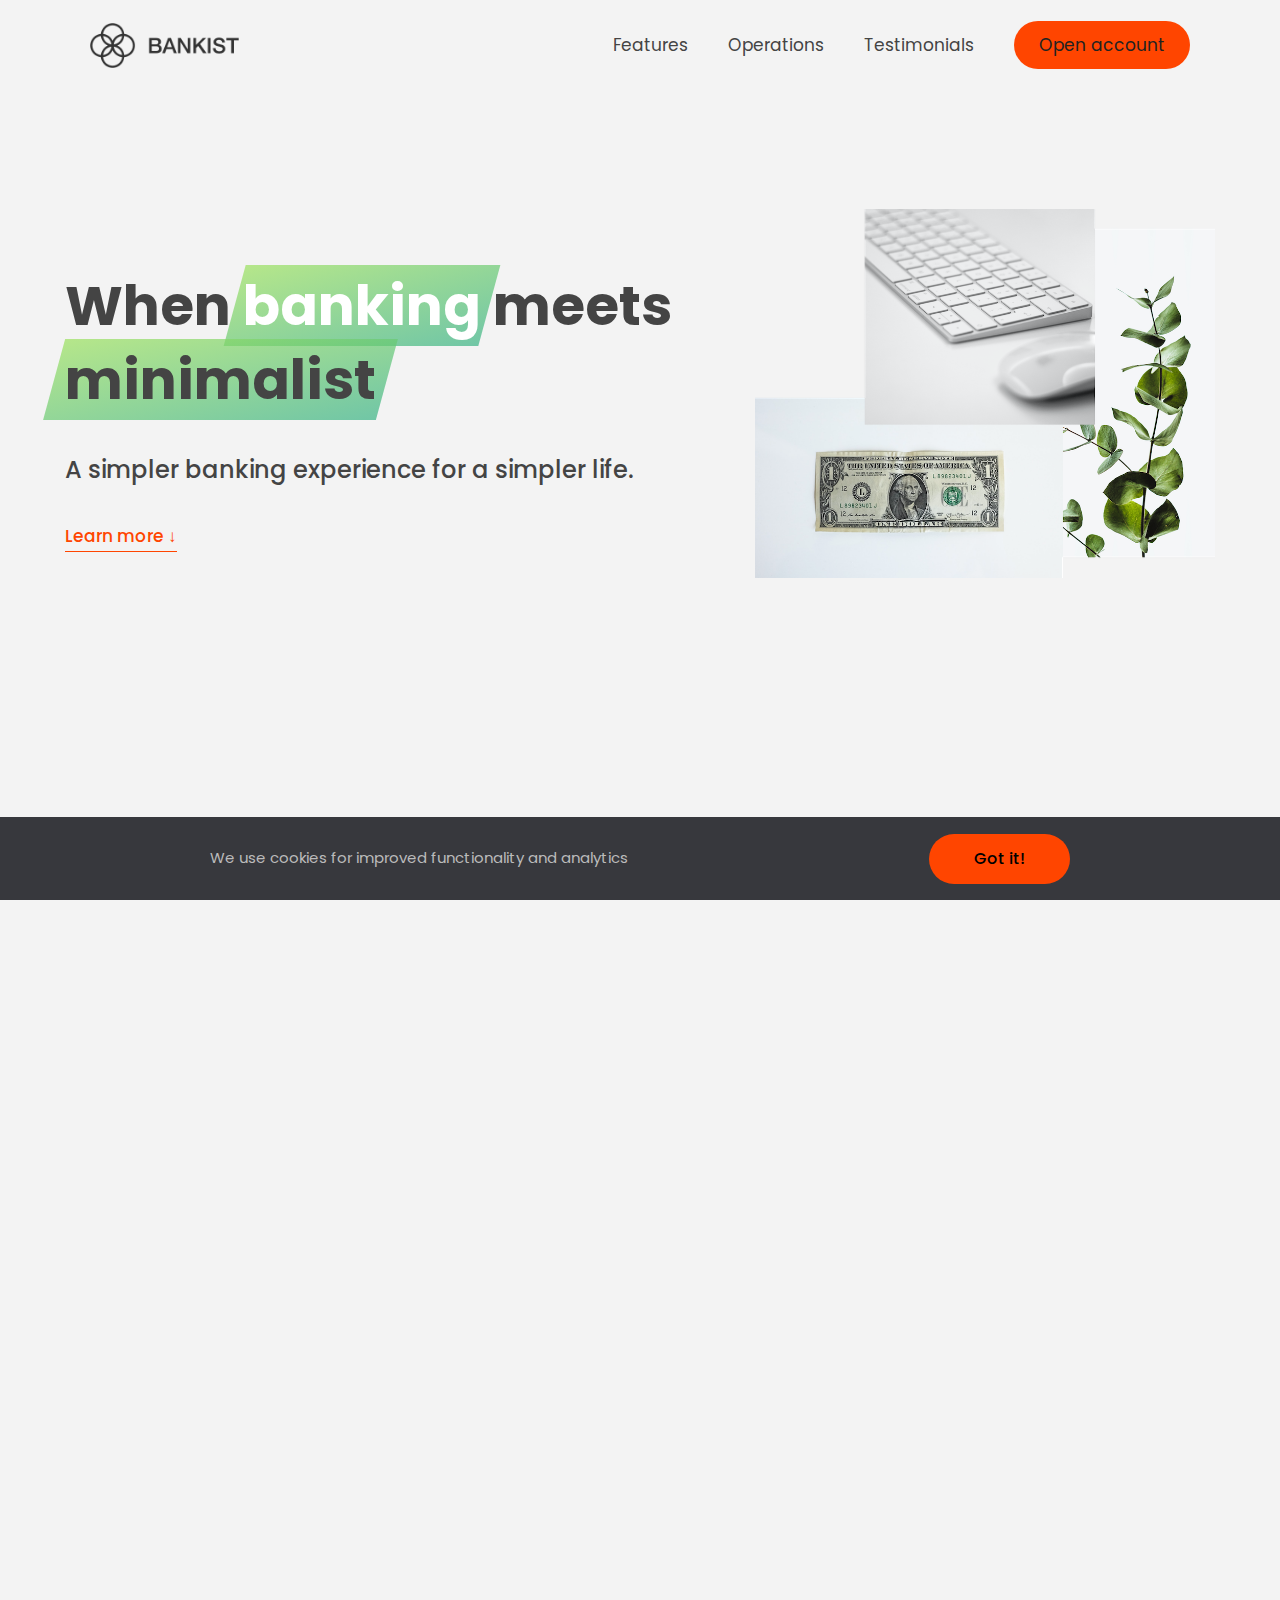
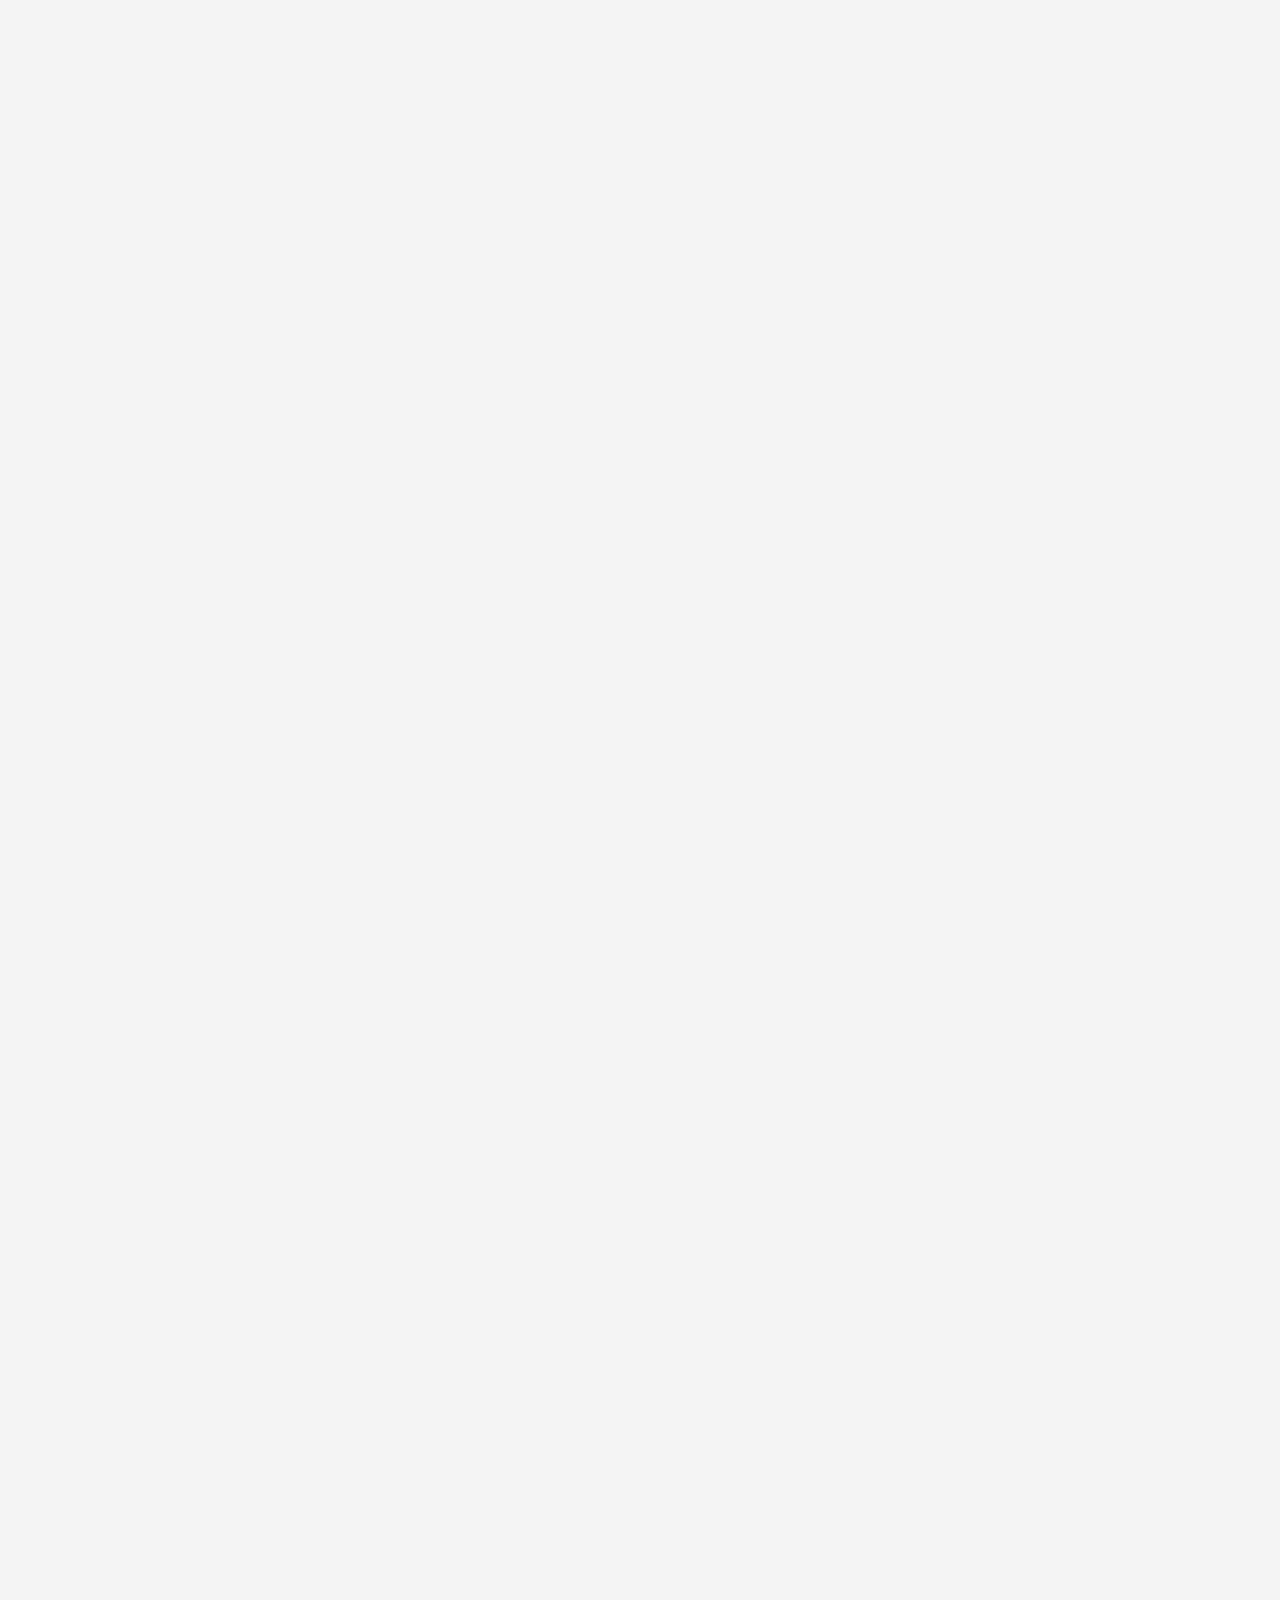
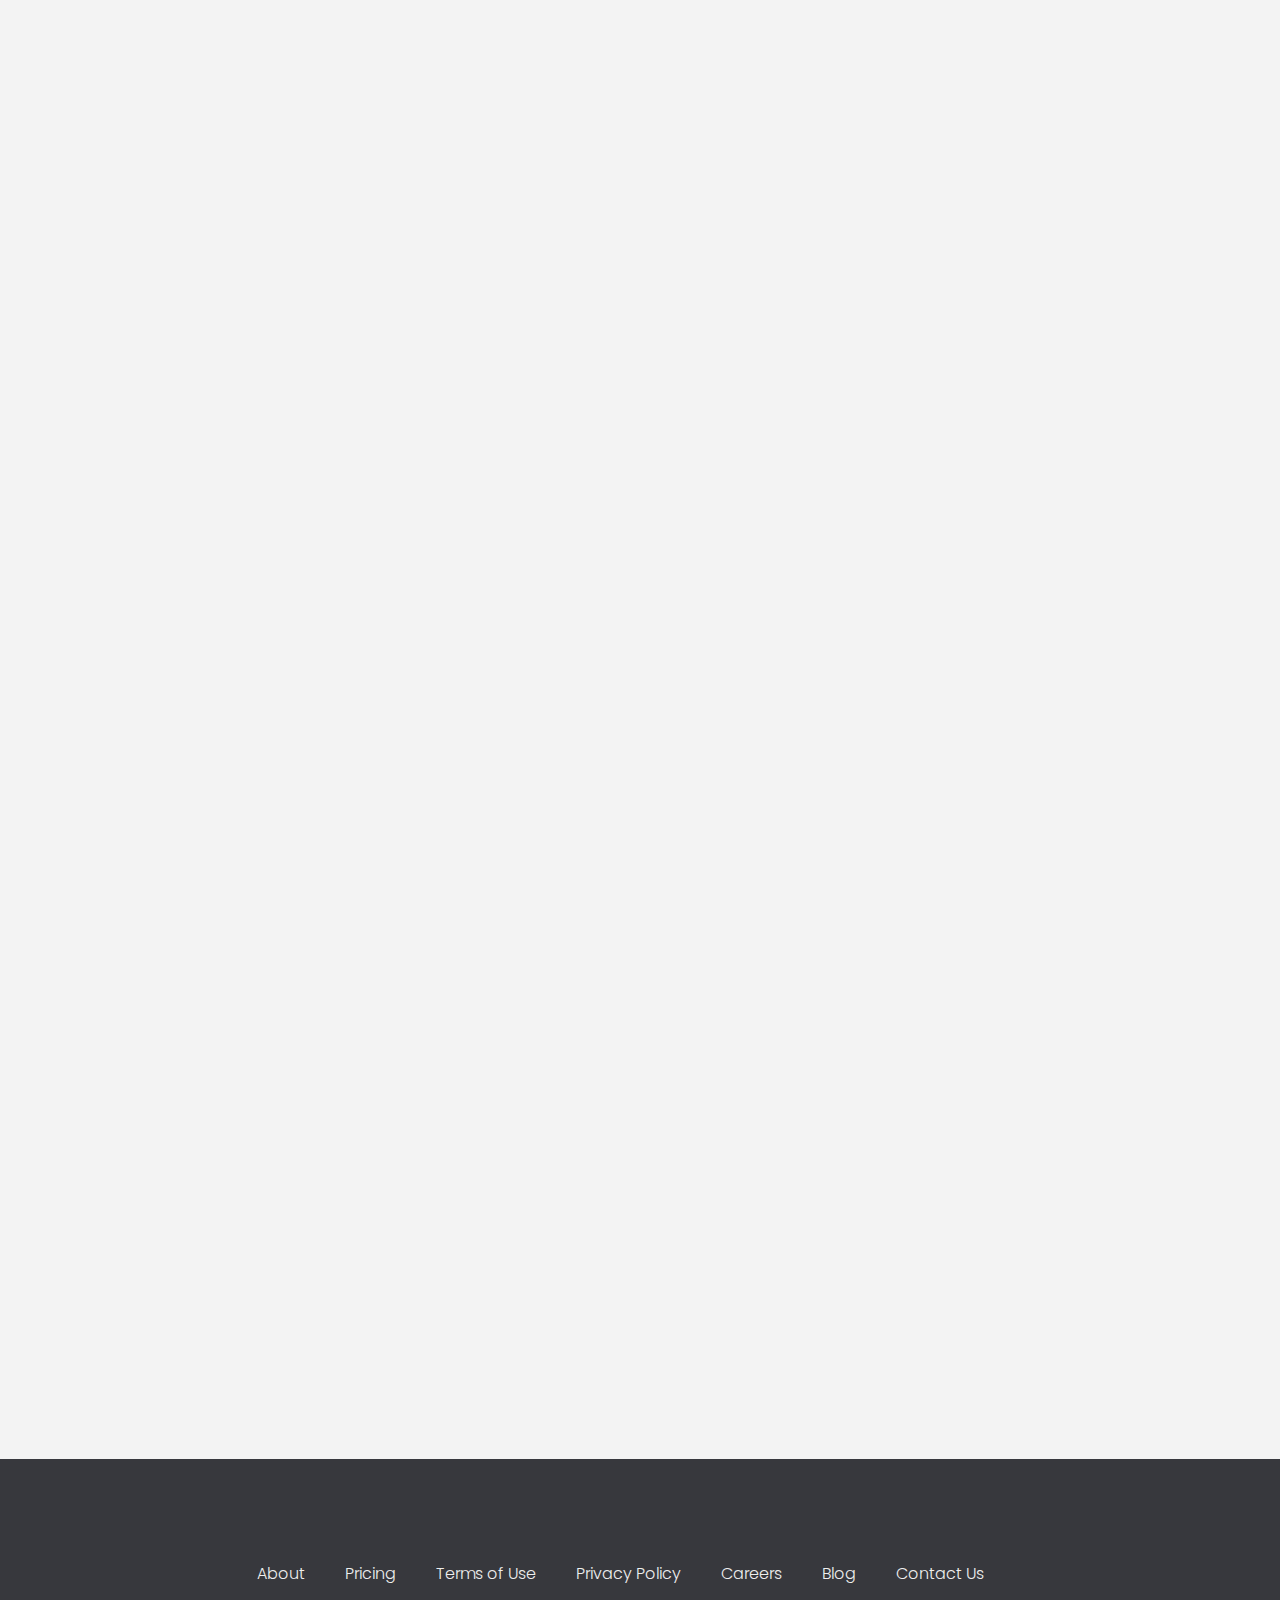
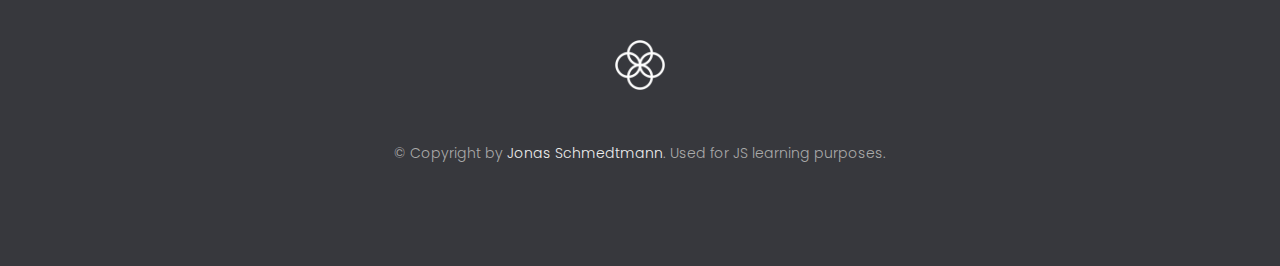
<file: index.html>
<!DOCTYPE html>
<html lang="en">

<head>
  <meta charset="UTF-8">
  <meta name="viewport" content="width=device-width, initial-scale=1.0">
  <meta http-equiv="X-UA-Compatible" content="ie=edge">
  <link rel="shortcut icon" type="image/png" href="img/icon.png">

  <link href="https://fonts.googleapis.com/css?family=Poppins:300,400,500,600&amp;display=swap" rel="stylesheet">
  <link rel="stylesheet" href="style.css">
  <script defer src="script.js"></script>

  <title>Bankist | When Banking meets Minimalist</title>
</head>

<body>
  <header class="header">
    <nav class="nav">
      <img src="img/logo.png" alt="Bankist logo" class="nav__logo" id="logo" instructor="Jonas"
        data-author="Jonas Schmedtmann" data-logo-color="dark" style="height: 45px; opacity: 1;">
      <ul class="nav__links">
        <li class="nav__item">
          <a class="nav__link" href="#section--1">Features</a>
        </li>
        <li class="nav__item">
          <a class="nav__link" href="#section--2">Operations</a>
        </li>
        <li class="nav__item">
          <a class="nav__link" href="#section--3">Testimonials</a>
        </li>
        <li class="nav__item">
          <a class="nav__link nav__link--btn btn--show-modal" href="#">Open account</a>
        </li>
      </ul>
    </nav>

    <div class="header__title">
      <h1>
        When
        <!-- Green highlight effect -->
        <span class="highlight">banking</span>
        meets<br>
        <span class="highlight">minimalist</span>
      </h1>
      <h4>A simpler banking experience for a simpler life.</h4>
      <button class="btn--text btn--scroll-to">Learn more ↓</button>
      <img src="img/hero.png" class="header__img" alt="Minimalist bank items">
    </div>
  </header>

  <section class="section" id="section--1">
    <div class="section__title">
      <h2 class="section__description">Features</h2>
      <h3 class="section__header">
        Everything you need in a modern bank and more.
      </h3>
    </div>

    <div class="features">
      <img src="img/digital-lazy.jpg" data-src="img/digital.jpg" alt="Computer" class="features__img lazy-img">
      <div class="features__feature">
        <div class="features__icon">
          <svg>
            <use xlink:href="img/icons.svg#icon-monitor"></use>
          </svg>
        </div>
        <h5 class="features__header">100% digital bank</h5>
        <p>
          Lorem ipsum dolor sit amet consectetur adipisicing elit. Unde alias
          sint quos? Accusantium a fugiat porro reiciendis saepe quibusdam
          debitis ducimus.
        </p>
      </div>

      <div class="features__feature">
        <div class="features__icon">
          <svg>
            <use xlink:href="img/icons.svg#icon-trending-up"></use>
          </svg>
        </div>
        <h5 class="features__header">Watch your money grow</h5>
        <p>
          Nesciunt quos autem dolorum voluptates cum dolores dicta fuga
          inventore ab? Nulla incidunt eius numquam sequi iste pariatur
          quibusdam!
        </p>
      </div>
      <img src="img/grow-lazy.jpg" data-src="img/grow.jpg" alt="Plant" class="features__img lazy-img">

      <img src="img/card-lazy.jpg" data-src="img/card.jpg" alt="Credit card" class="features__img lazy-img">
      <div class="features__feature">
        <div class="features__icon">
          <svg>
            <use xlink:href="img/icons.svg#icon-credit-card"></use>
          </svg>
        </div>
        <h5 class="features__header">Free debit card included</h5>
        <p>
          Quasi, fugit in cumque cupiditate reprehenderit debitis animi enim
          eveniet consequatur odit quam quos possimus assumenda dicta fuga
          inventore ab.
        </p>
      </div>
    </div>
  </section>

  <section class="section" id="section--2">
    <div class="section__title">
      <h2 class="section__description">Operations</h2>
      <h3 class="section__header">
        Everything as simple as possible, but no simpler.
      </h3>
    </div>

    <div class="operations">
      <div class="operations__tab-container">
        <button class="btn operations__tab operations__tab--1 operations__tab--active" data-tab="1">
          <span>01</span>Instant Transfers
        </button>
        <button class="btn operations__tab operations__tab--2" data-tab="2">
          <span>02</span>Instant Loans
        </button>
        <button class="btn operations__tab operations__tab--3" data-tab="3">
          <span>03</span>Instant Closing
        </button>
      </div>
      <div class="operations__content operations__content--1 operations__content--active">
        <div class="operations__icon operations__icon--1">
          <svg>
            <use xlink:href="img/icons.svg#icon-upload"></use>
          </svg>
        </div>
        <h5 class="operations__header">
          Tranfser money to anyone, instantly! No fees, no BS.
        </h5>
        <p>
          Lorem ipsum dolor sit amet, consectetur adipisicing elit, sed do
          eiusmod tempor incididunt ut labore et dolore magna aliqua. Ut enim
          ad minim veniam, quis nostrud exercitation ullamco laboris nisi ut
          aliquip ex ea commodo consequat.
        </p>
      </div>

      <div class="operations__content operations__content--2">
        <div class="operations__icon operations__icon--2">
          <svg>
            <use xlink:href="img/icons.svg#icon-home"></use>
          </svg>
        </div>
        <h5 class="operations__header">
          Buy a home or make your dreams come true, with instant loans.
        </h5>
        <p>
          Duis aute irure dolor in reprehenderit in voluptate velit esse
          cillum dolore eu fugiat nulla pariatur. Excepteur sint occaecat
          cupidatat non proident, sunt in culpa qui officia deserunt mollit
          anim id est laborum.
        </p>
      </div>
      <div class="operations__content operations__content--3">
        <div class="operations__icon operations__icon--3">
          <svg>
            <use xlink:href="img/icons.svg#icon-user-x"></use>
          </svg>
        </div>
        <h5 class="operations__header">
          No longer need your account? No problem! Close it instantly.
        </h5>
        <p>
          Excepteur sint occaecat cupidatat non proident, sunt in culpa qui
          officia deserunt mollit anim id est laborum. Ut enim ad minim
          veniam, quis nostrud exercitation ullamco laboris nisi ut aliquip ex
          ea commodo consequat.
        </p>
      </div>
    </div>
  </section>

  <section class="section" id="section--3">
    <div class="section__title section__title--testimonials">
      <h2 class="section__description">Not sure yet?</h2>
      <h3 class="section__header">
        Millions of Bankists are already making their lifes simpler.
      </h3>
    </div>

    <div class="slider">
      <div class="slide slide--1">
        <div class="testimonial">
          <h5 class="testimonial__header">Best financial decision ever!</h5>
          <blockquote class="testimonial__text">
            Lorem ipsum dolor sit, amet consectetur adipisicing elit.
            Accusantium quas quisquam non? Quas voluptate nulla minima
            deleniti optio ullam nesciunt, numquam corporis et asperiores
            laboriosam sunt, praesentium suscipit blanditiis. Necessitatibus
            id alias reiciendis, perferendis facere pariatur dolore veniam
            autem esse non voluptatem saepe provident nihil molestiae.
          </blockquote>
          <address class="testimonial__author">
            <img src="img/user-1.jpg" alt="" class="testimonial__photo">
            <h6 class="testimonial__name">Aarav Lynn</h6>
            <p class="testimonial__location">San Francisco, USA</p>
          </address>
        </div>
      </div>

      <div class="slide slide--2">
        <div class="testimonial">
          <h5 class="testimonial__header">
            The last step to becoming a complete minimalist
          </h5>
          <blockquote class="testimonial__text">
            Quisquam itaque deserunt ullam, quia ea repellendus provident,
            ducimus neque ipsam modi voluptatibus doloremque, corrupti
            laborum. Incidunt numquam perferendis veritatis neque repellendus.
            Lorem, ipsum dolor sit amet consectetur adipisicing elit. Illo
            deserunt exercitationem deleniti.
          </blockquote>
          <address class="testimonial__author">
            <img src="img/user-2.jpg" alt="" class="testimonial__photo">
            <h6 class="testimonial__name">Miyah Miles</h6>
            <p class="testimonial__location">London, UK</p>
          </address>
        </div>
      </div>

      <div class="slide slide--3">
        <div class="testimonial">
          <h5 class="testimonial__header">
            Finally free from old-school banks
          </h5>
          <blockquote class="testimonial__text">
            Debitis, nihil sit minus suscipit magni aperiam vel tenetur
            incidunt commodi architecto numquam omnis nulla autem,
            necessitatibus blanditiis modi similique quidem. Odio aliquam
            culpa dicta beatae quod maiores ipsa minus consequatur error sunt,
            deleniti saepe aliquid quos inventore sequi. Necessitatibus id
            alias reiciendis, perferendis facere.
          </blockquote>
          <address class="testimonial__author">
            <img src="img/user-3.jpg" alt="" class="testimonial__photo">
            <h6 class="testimonial__name">Francisco Gomes</h6>
            <p class="testimonial__location">Lisbon, Portugal</p>
          </address>
        </div>
      </div>
      <!-- 
      <div class="slide"><img src="img/img-1.jpg" alt="Photo 1" /></div>
      <div class="slide"><img src="img/img-2.jpg" alt="Photo 2" /></div>
      <div class="slide"><img src="img/img-3.jpg" alt="Photo 3" /></div>
      <div class="slide"><img src="img/img-4.jpg" alt="Photo 4" /></div> -->
      <button class="slider__btn slider__btn--left">←</button>
      <button class="slider__btn slider__btn--right">→</button>
      <div class="dots"></div>
    </div>
  </section>

  <section class="section section--sign-up">
    <div class="section__title">
      <h3 class="section__header">
        The best day to join Bankist was one year ago. The second best is
        today!
      </h3>
    </div>
    <button class="btn btn--show-modal">Open your free account today!</button>
  </section>

  <footer class="footer">
    <ul class="footer__nav">
      <li class="footer__item">
        <a class="footer__link" href="#">About</a>
      </li>
      <li class="footer__item">
        <a class="footer__link" href="#">Pricing</a>
      </li>
      <li class="footer__item">
        <a class="footer__link" href="#">Terms of Use</a>
      </li>
      <li class="footer__item">
        <a class="footer__link" href="#">Privacy Policy</a>
      </li>
      <li class="footer__item">
        <a class="footer__link" href="#">Careers</a>
      </li>
      <li class="footer__item">
        <a class="footer__link" href="#">Blog</a>
      </li>
      <li class="footer__item">
        <a class="footer__link" href="#">Contact Us</a>
      </li>
    </ul>
    <img src="img/icon.png" alt="Logo" class="footer__logo">
    <p class="footer__copyright">
      © Copyright by
      <a class="footer__link twitter-link" target="_blank" href="https://twitter.com/jonasschmedtman">Jonas
        Schmedtmann</a>. Used for JS learning purposes.
    </p>
  </footer>

  <div class="modal hidden">
    <button class="btn--close-modal">×</button>
    <h2 class="modal__header">
      Open your bank account <br>
      in just <span class="highlight">5 minutes</span>
    </h2>
    <form class="modal__form">
      <label>First Name</label>
      <input type="text">
      <label>Last Name</label>
      <input type="text">
      <label>Email Address</label>
      <input type="email">
      <button class="btn">Next step →</button>
    </form>
  </div>
  <div class="overlay hidden"></div>

  <!-- <script src="script.js"></script> -->


</body>

</html>
</file>
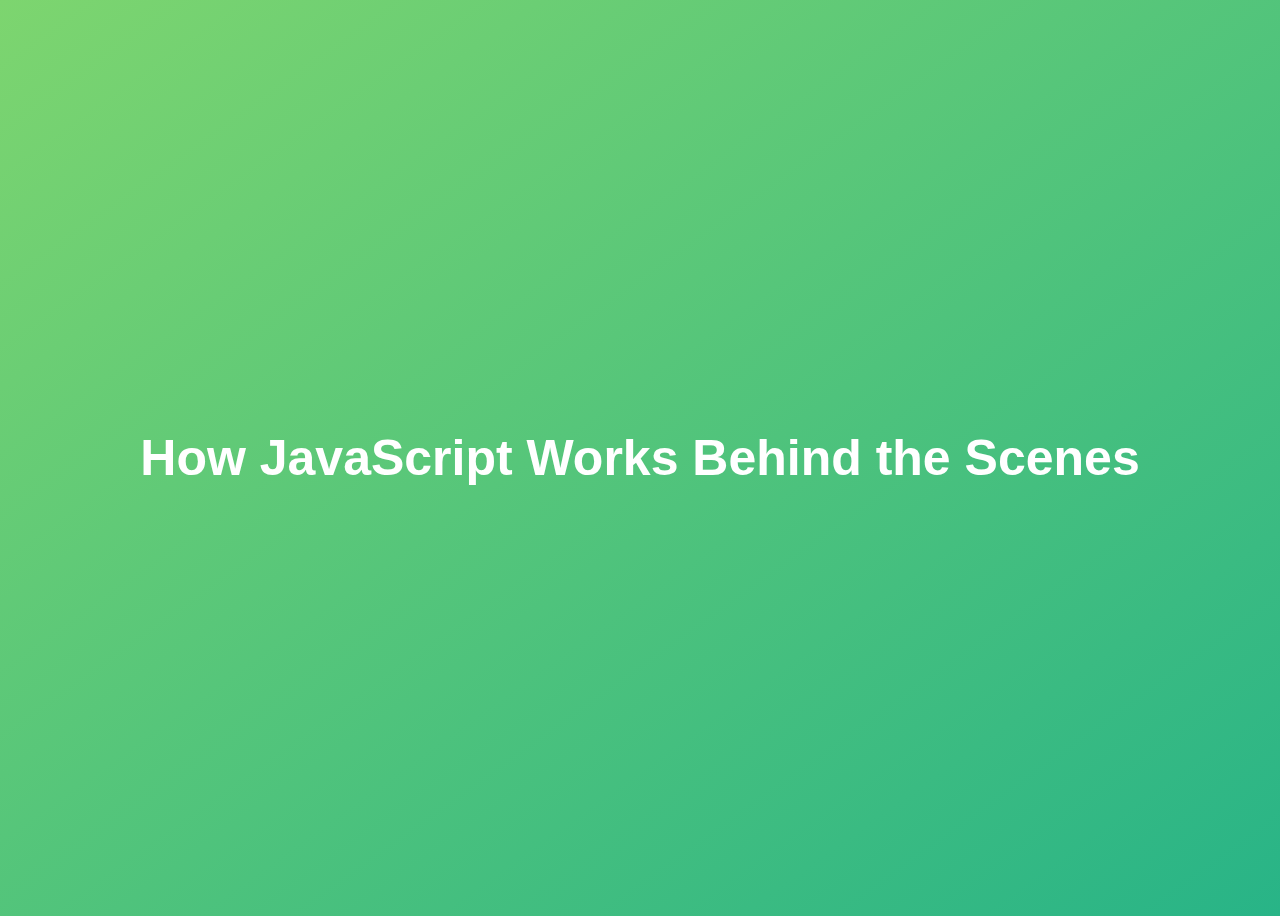
<file: 08-Behind the scenes/index.html>
<!DOCTYPE html>
<html lang="en">
  <head>
    <meta charset="UTF-8" />
    <meta name="viewport" content="width=device-width, initial-scale=1.0" />
    <meta http-equiv="X-UA-Compatible" content="ie=edge" />
    <title>How JavaScript Works Behind the Scenes</title>
    <style>
      body {
        height: 100vh;
        display: flex;
        align-items: center;
        background: linear-gradient(to top left, #28b487, #7dd56f);
      }
      h1 {
        font-family: sans-serif;
        font-size: 50px;
        line-height: 1.3;
        width: 100%;
        padding: 30px;
        text-align: center;
        color: white;
      }
    </style>
  </head>
  <body>
    <h1>How JavaScript Works Behind the Scenes</h1>
    <script src="script.js"></script>
  </body>
</html>
</file>
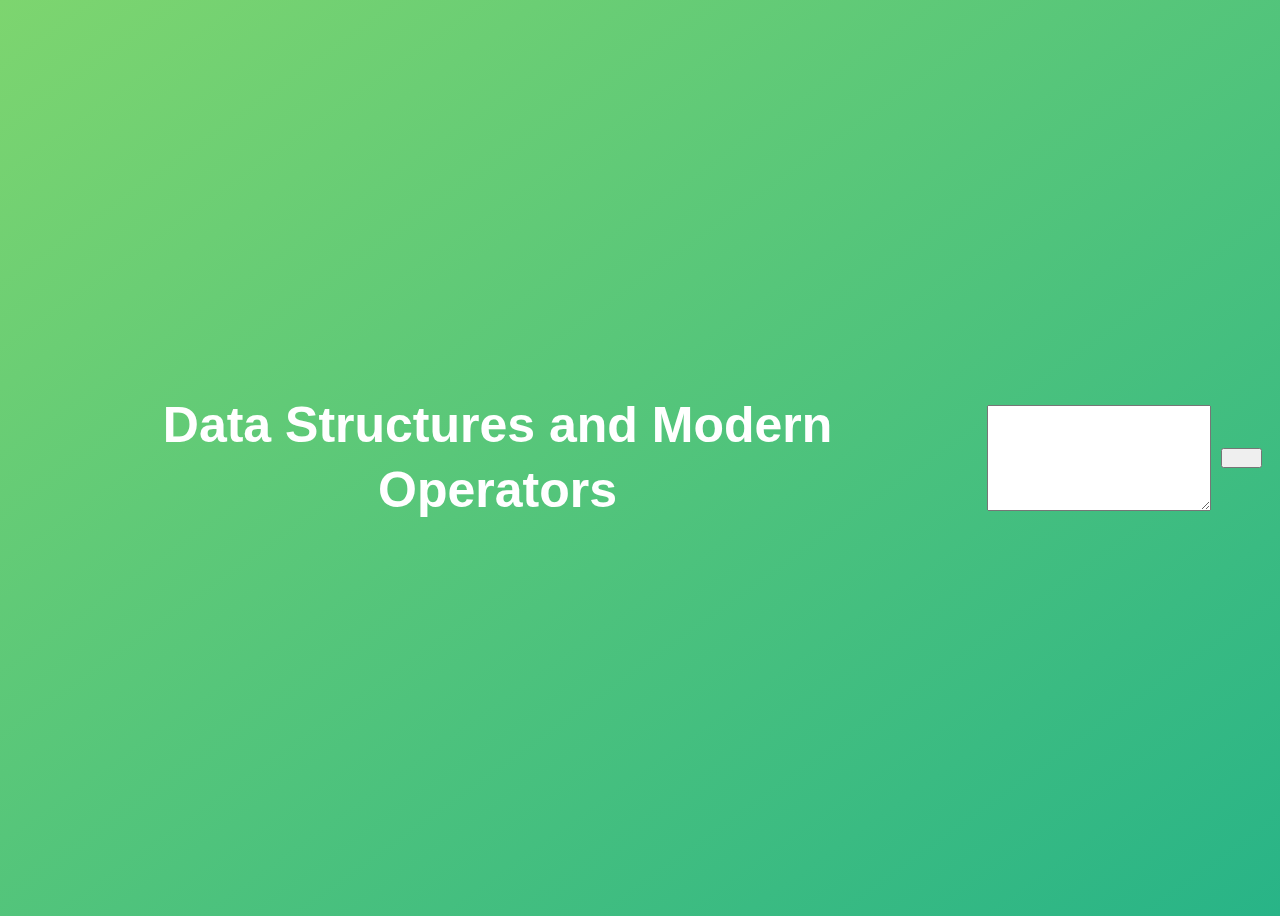
<file: 09-Data operators & string/index.html>
<!DOCTYPE html>
<html lang="en">

<head>
  <meta charset="UTF-8" />
  <meta name="viewport" content="width=device-width, initial-scale=1.0" />
  <meta http-equiv="X-UA-Compatible" content="ie=edge" />
  <title>Data Structures and Modern Operators</title>
  <style>
    body {
      height: 100vh;
      display: flex;
      align-items: center;
      background: linear-gradient(to top left, #28b487, #7dd56f);
    }

    h1 {
      font-family: sans-serif;
      font-size: 50px;
      line-height: 1.3;
      width: 100%;
      padding: 30px;
      text-align: center;
      color: white;
    }

    button {
      width: 50px;
      height: 20px;
      margin: 10px;
    }

    textarea {
      width: 300px;
      height: 100px;
    }
  </style>
</head>

<body>
  <h1>Data Structures and Modern Operators</h1>
  <script src="script.js"></script>
</body>

</html>
</file>
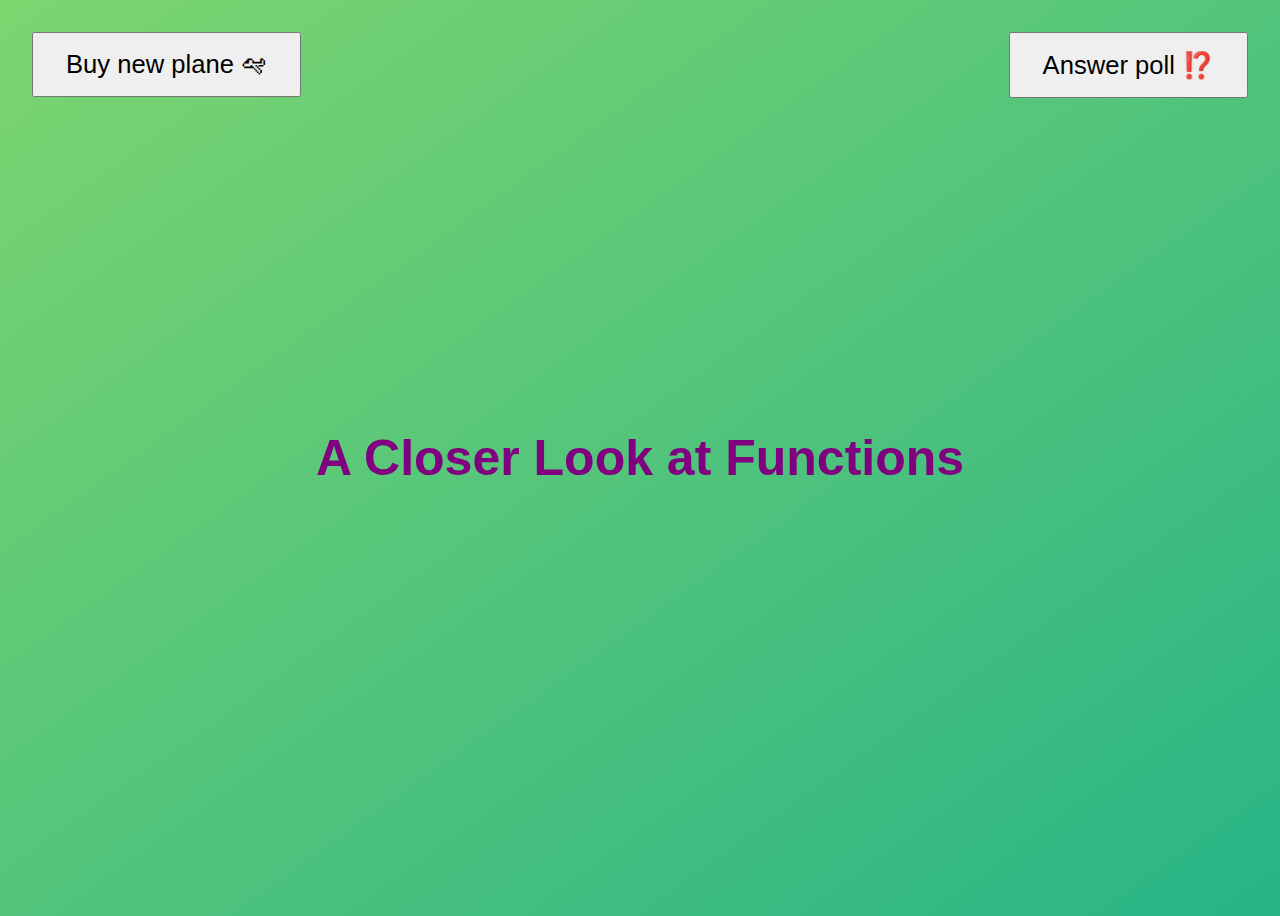
<file: 10-Functions/index.html>
<!DOCTYPE html>
<html lang="en">
  <head>
    <meta charset="UTF-8" />
    <meta name="viewport" content="width=device-width, initial-scale=1.0" />
    <meta http-equiv="X-UA-Compatible" content="ie=edge" />
    <title>A Closer Look at Functions</title>
    <style>
      body {
        height: 100vh;
        display: flex;
        align-items: center;
        background: linear-gradient(to top left, #28b487, #7dd56f);
      }
      h1 {
        font-family: sans-serif;
        font-size: 50px;
        line-height: 1.3;
        width: 100%;
        padding: 30px;
        text-align: center;
        color: white;
      }
      .buy,
      .poll {
        font-size: 1.6rem;
        padding: 1rem 2rem;
        position: absolute;
        top: 2rem;
      }
      .buy {
        left: 2rem;
      }
      .poll {
        right: 2rem;
      }
    </style>
  </head>
  <body>
    <h1>A Closer Look at Functions</h1>
    <button class="buy">Buy new plane 🛩</button>
    <button class="poll">Answer poll ⁉️</button>
    <script src="script.js"></script>
  </body>
</html>
</file>
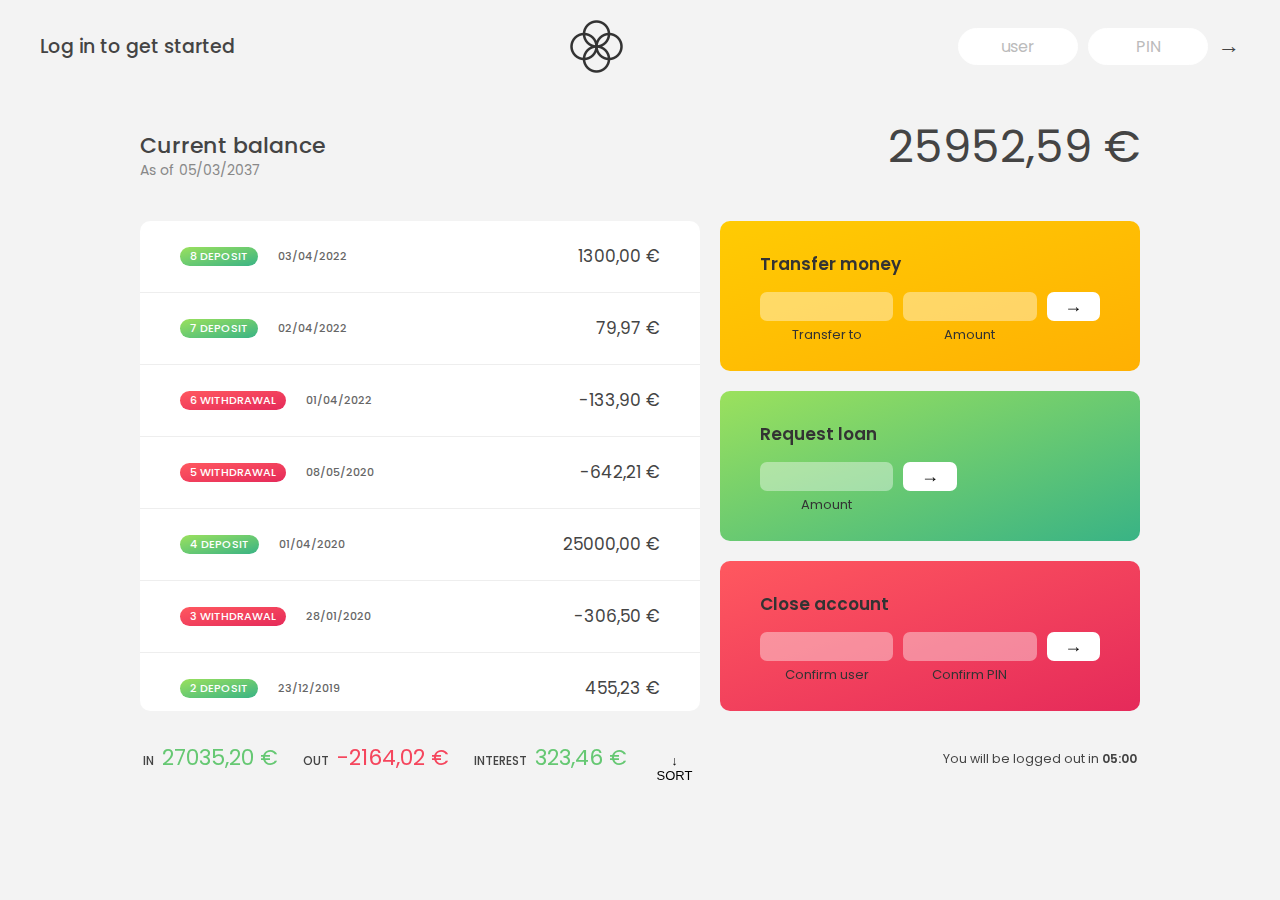
<file: 11-Arrays-Bankist/index.html>
<!DOCTYPE html>
<html lang="en">
  <head>
    <meta charset="UTF-8" />
    <meta name="viewport" content="width=device-width, initial-scale=1.0" />
    <meta http-equiv="X-UA-Compatible" content="ie=edge" />
    <link rel="shortcut icon" type="image/png" href="/icon.png" />

    <link
      href="https://fonts.googleapis.com/css?family=Poppins:400,500,600&display=swap"
      rel="stylesheet"
    />

    <link rel="stylesheet" href="style.css" />
    <title>Bankist</title>
  </head>
  <body>
    <!-- TOP NAVIGATION -->
    <nav>
      <p class="welcome">Log in to get started</p>
      <img src="logo.png" alt="Logo" class="logo" />
      <form class="login">
        <input
          type="text"
          placeholder="user"
          class="login__input login__input--user"
        />
        <!-- In practice, use type="password" -->
        <input
          type="text"
          placeholder="PIN"
          maxlength="4"
          class="login__input login__input--pin"
        />
        <button class="login__btn">&rarr;</button>
      </form>
    </nav>

    <main class="app">
      <!-- BALANCE -->
      <div class="balance">
        <div>
          <p class="balance__label">Current balance</p>
          <p class="balance__date">
            As of <span class="date">05/03/2037</span>
          </p>
        </div>
        <p class="balance__value">0000€</p>
      </div>

      <!-- MOVEMENTS -->
      <div class="movements">
        <div class="movements__row">
          <div class="movements__type movements__type--deposit">2 deposit</div>
          <div class="movements__date">3 days ago</div>
          <div class="movements__value">4 000€</div>
        </div>
        <div class="movements__row">
          <div class="movements__type movements__type--withdrawal">
            1 withdrawal
          </div>
          <div class="movements__date">24/01/2037</div>
          <div class="movements__value">-378€</div>
        </div>
      </div>

      <!-- SUMMARY -->
      <div class="summary">
        <p class="summary__label">In</p>
        <p class="summary__value summary__value--in">0000€</p>
        <p class="summary__label">Out</p>
        <p class="summary__value summary__value--out">0000€</p>
        <p class="summary__label">Interest</p>
        <p class="summary__value summary__value--interest">0000€</p>
        <button class="btn--sort">&downarrow; SORT</button>
      </div>

      <!-- OPERATION: TRANSFERS -->
      <div class="operation operation--transfer">
        <h2>Transfer money</h2>
        <form class="form form--transfer">
          <input type="text" class="form__input form__input--to" />
          <input type="number" class="form__input form__input--amount" />
          <button class="form__btn form__btn--transfer">&rarr;</button>
          <label class="form__label">Transfer to</label>
          <label class="form__label">Amount</label>
        </form>
      </div>

      <!-- OPERATION: LOAN -->
      <div class="operation operation--loan">
        <h2>Request loan</h2>
        <form class="form form--loan">
          <input type="number" class="form__input form__input--loan-amount" />
          <button class="form__btn form__btn--loan">&rarr;</button>
          <label class="form__label form__label--loan">Amount</label>
        </form>
      </div>

      <!-- OPERATION: CLOSE -->
      <div class="operation operation--close">
        <h2>Close account</h2>
        <form class="form form--close">
          <input type="text" class="form__input form__input--user" />
          <input
            type="password"
            maxlength="6"
            class="form__input form__input--pin"
          />
          <button class="form__btn form__btn--close">&rarr;</button>
          <label class="form__label">Confirm user</label>
          <label class="form__label">Confirm PIN</label>
        </form>
      </div>

      <!-- LOGOUT TIMER -->
      <p class="logout-timer">
        You will be logged out in <span class="timer">05:00</span>
      </p>
    </main>

    <!-- <footer>
      &copy; by Jonas Schmedtmann. Don't claim as your own :)
    </footer> -->

    <script src="script.js"></script>
  </body>
</html>
</file>
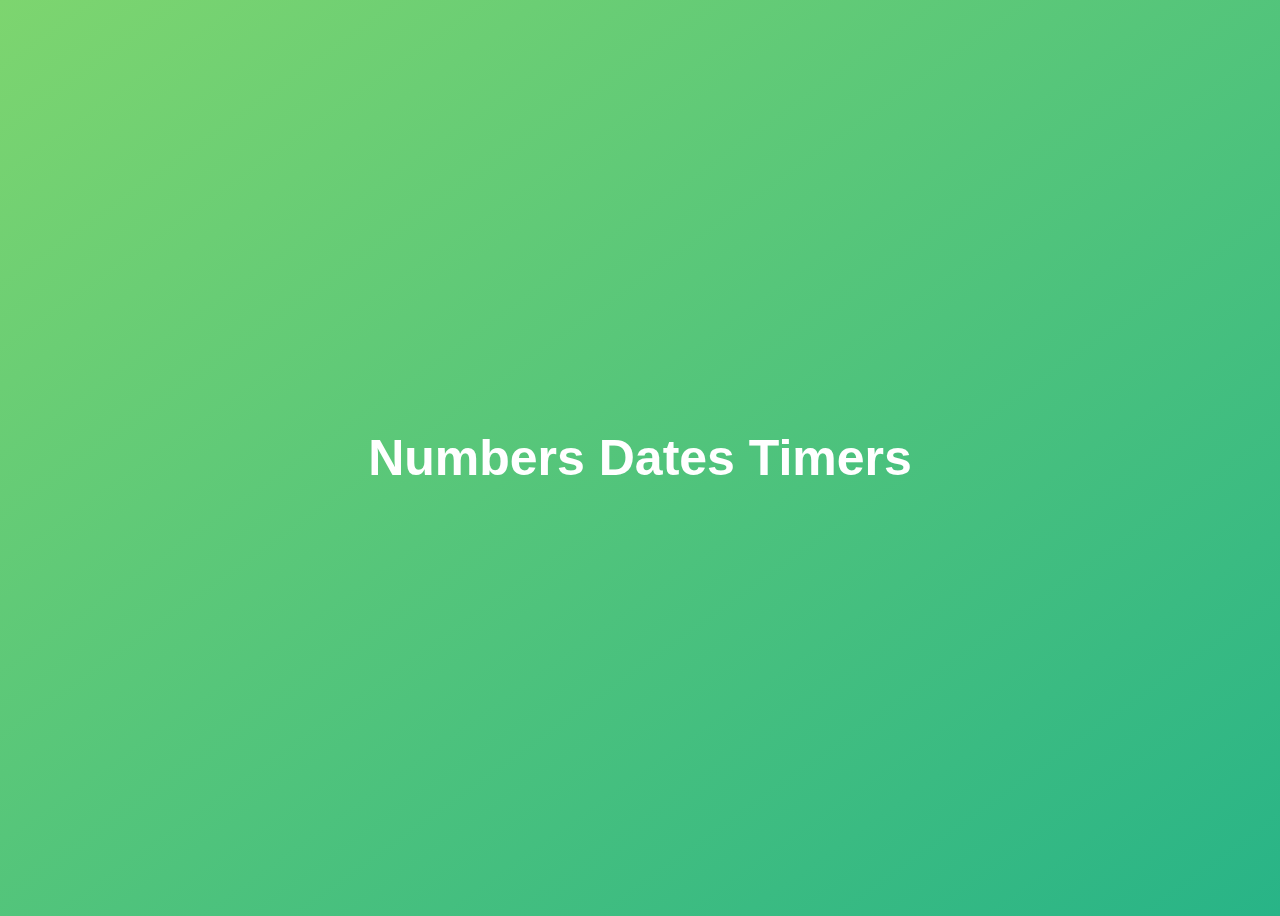
<file: 12-Numbers-Dates-Timers-Bankist/index.html>
<!DOCTYPE html>
<html lang="en">

<head>
  <meta charset="UTF-8" />
  <meta name="viewport" content="width=device-width, initial-scale=1.0" />
  <meta http-equiv="X-UA-Compatible" content="ie=edge" />
  <title>Numbers Dates Timers</title>
  <style>
    body {
      height: 100vh;
      display: flex;
      align-items: center;
      background: linear-gradient(to top left, #28b487, #7dd56f);
    }

    h1 {
      font-family: sans-serif;
      font-size: 50px;
      line-height: 1.3;
      width: 100%;
      padding: 30px;
      text-align: center;
      color: white;
    }
  </style>
</head>

<body>
  <h1>Numbers Dates Timers</h1>
  <script src="script.js"></script>
</body>

</html>
</file>
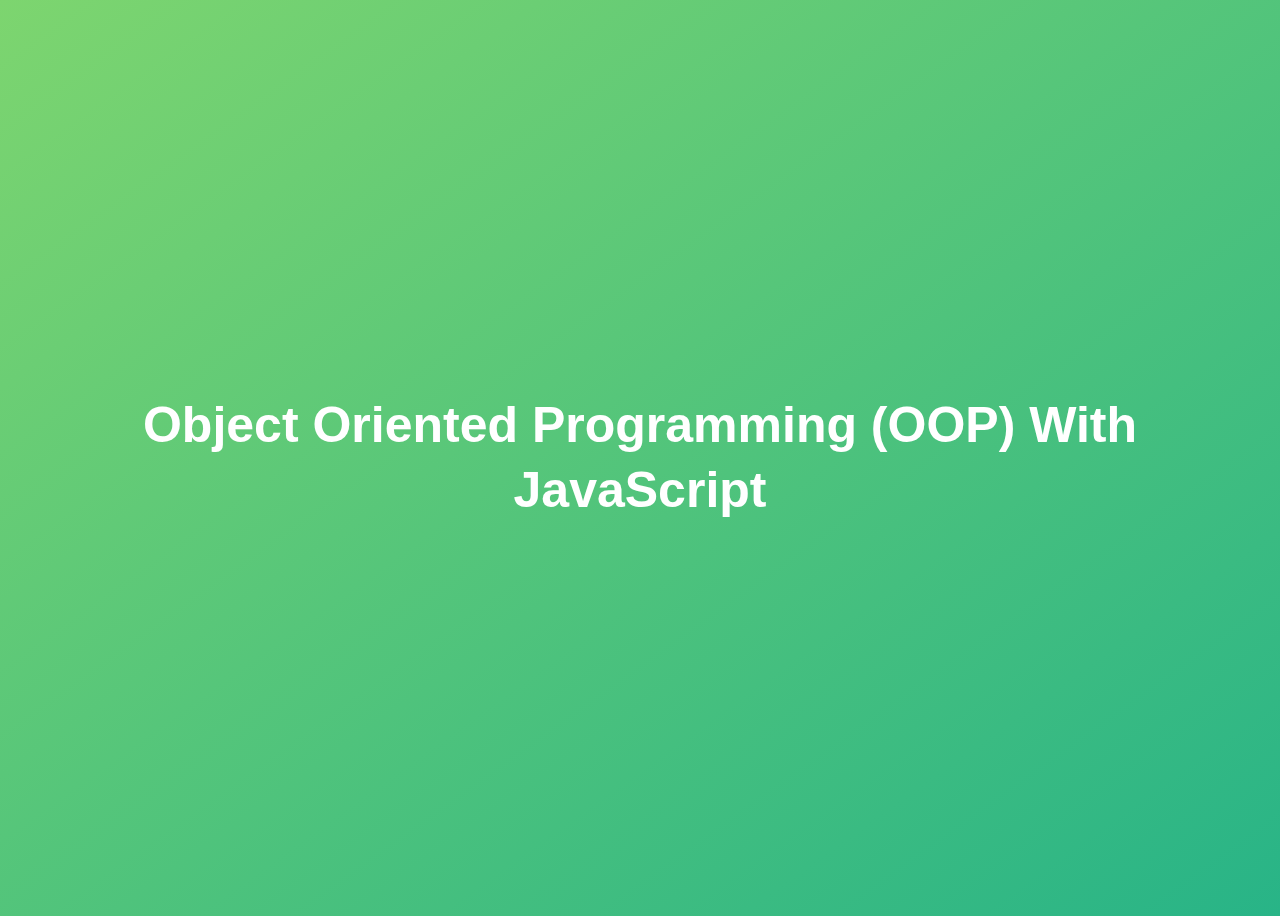
<file: 14-OOP/index.html>
<!DOCTYPE html>
<html lang="en">
  <head>
    <meta charset="UTF-8" />
    <meta name="viewport" content="width=device-width, initial-scale=1.0" />
    <meta http-equiv="X-UA-Compatible" content="ie=edge" />
    <title>Object Oriented Programming (OOP) With JavaScript</title>
    <style>
      body {
        height: 100vh;
        display: flex;
        align-items: center;
        background: linear-gradient(to top left, #28b487, #7dd56f);
      }
      h1 {
        font-family: sans-serif;
        font-size: 50px;
        line-height: 1.3;
        width: 100%;
        padding: 30px;
        text-align: center;
        color: white;
      }
    </style>
    <script defer src="script.js"></script>
  </head>
  <body>
    <h1>Object Oriented Programming (OOP) With JavaScript</h1>
  </body>
</html>
</file>
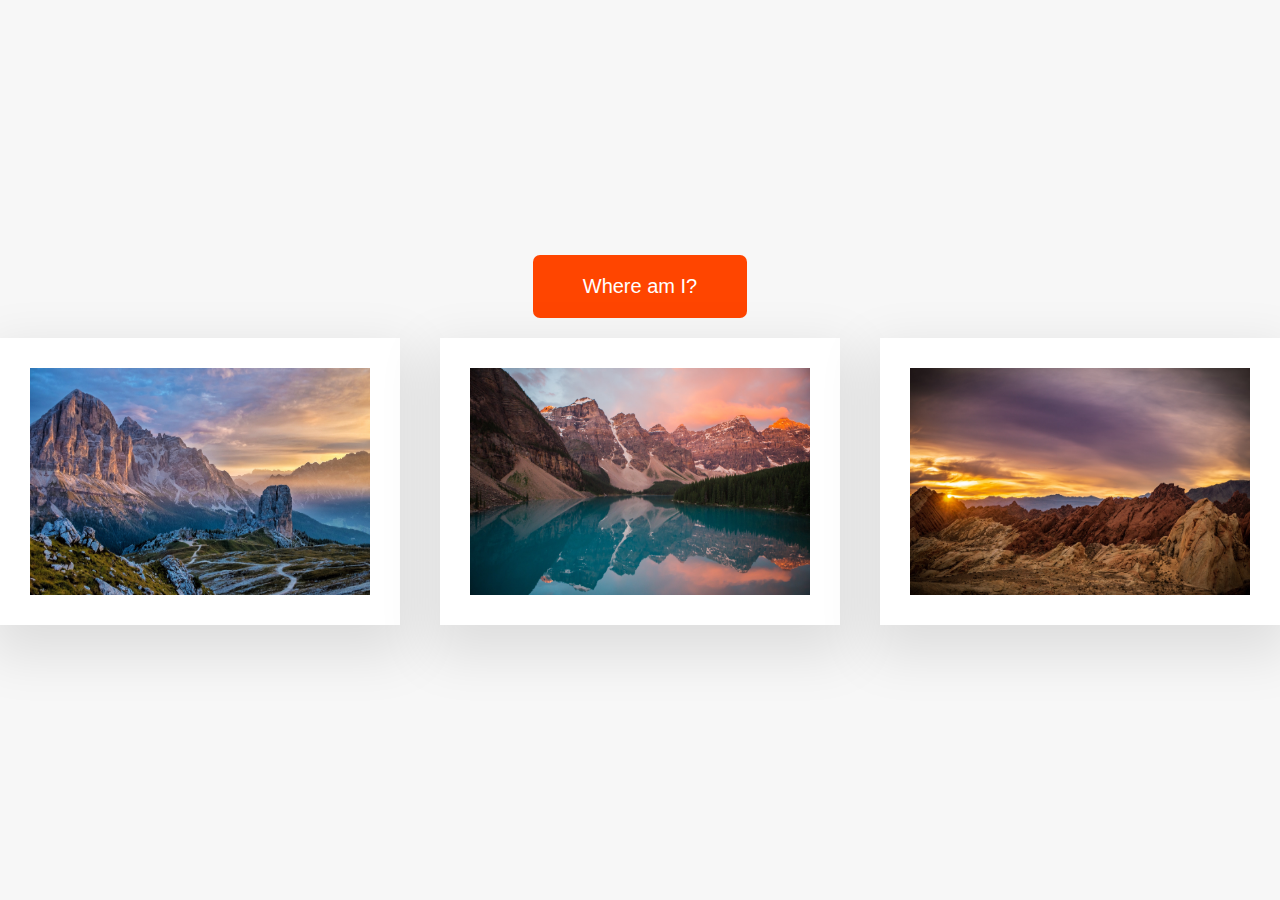
<file: 16-Asynchronous/index.html>
<!DOCTYPE html>
<html lang="en">

<head>
  <meta charset="UTF-8" />
  <meta name="viewport" content="width=device-width, initial-scale=1.0" />
  <meta http-equiv="X-UA-Compatible" content="ie=edge" />
  <link rel="stylesheet" href="style.css" />
  <script defer src="script.js"></script>
  <title>Asynchronous JavaScript</title>
</head>

<body>
  <main class="container">
    <div class="countries">
      <!--
        <article class="country">
          <img class="country__img" src="" />
          <div class="country__data">
            <h3 class="country__name">COUNTRY</h3>
            <h4 class="country__region">REGION</h4>
            <p class="country__row"><span>👫</span>POP people</p>
            <p class="country__row"><span>🗣️</span>LANG</p>
            <p class="country__row"><span>💰</span>CUR</p>
          </div>
        </article>
        -->
    </div>
    <button class="btn-country">Where am I?</button>
    <div class="images"></div>
  </main>
</body>

</html>
</file>
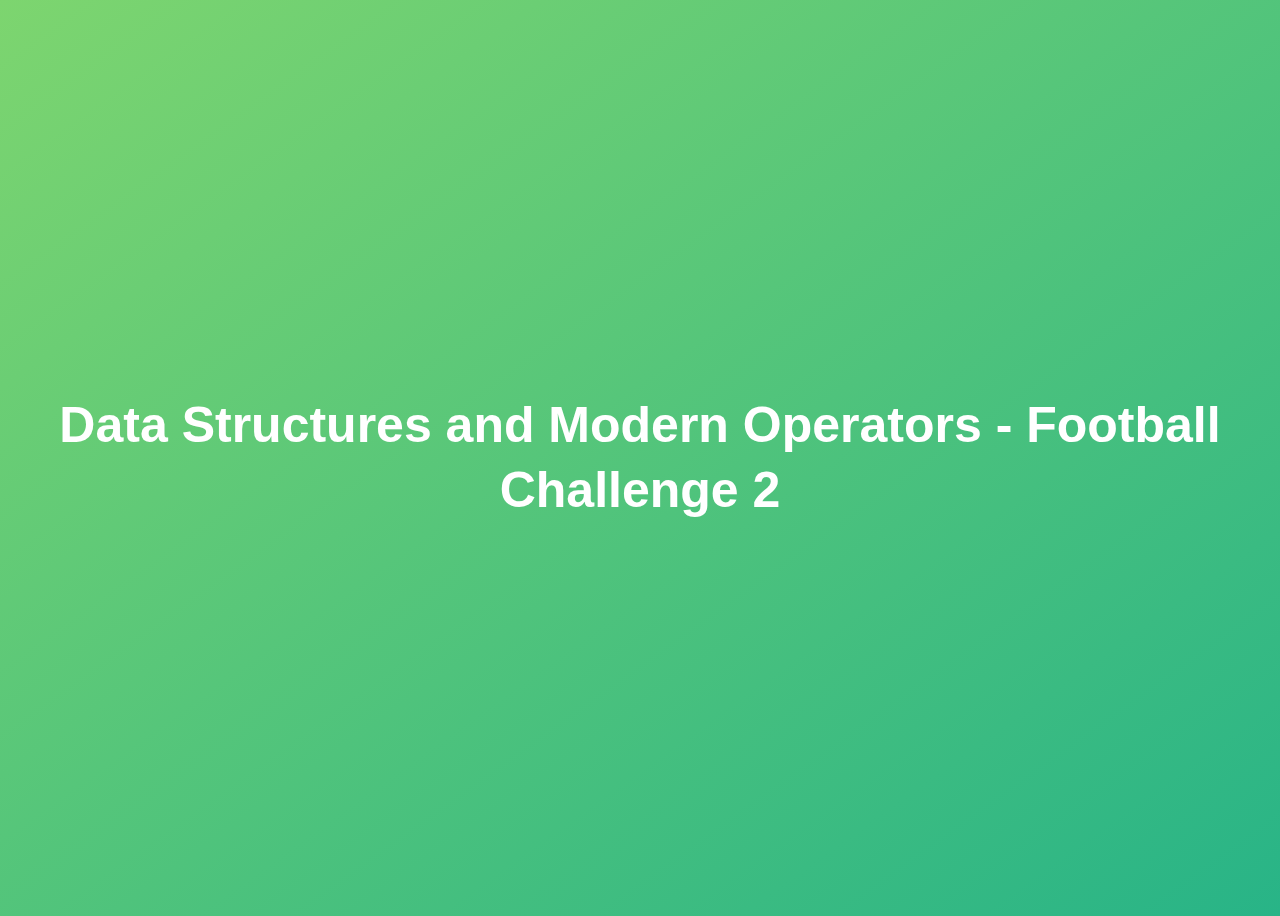
<file: Football 2/index.html>
<!DOCTYPE html>
<html lang="en">

<head>
    <meta charset="UTF-8" />
    <meta name="viewport" content="width=device-width, initial-scale=1.0" />
    <meta http-equiv="X-UA-Compatible" content="ie=edge" />
    <title>Data Structures and Modern Operators</title>
    <style>
        body {
            height: 100vh;
            display: flex;
            align-items: center;
            background: linear-gradient(to top left, #28b487, #7dd56f);
        }

        h1 {
            font-family: sans-serif;
            font-size: 50px;
            line-height: 1.3;
            width: 100%;
            padding: 30px;
            text-align: center;
            color: white;
        }

        button {
            width: 50px;
            height: 20px;
            margin: 10px;
        }

        textarea {
            width: 300px;
            height: 100px;
        }
    </style>
</head>

<body>
    <h1>Data Structures and Modern Operators - Football Challenge 2</h1>
    <script src="script.js"></script>
</body>

</html>
</file>
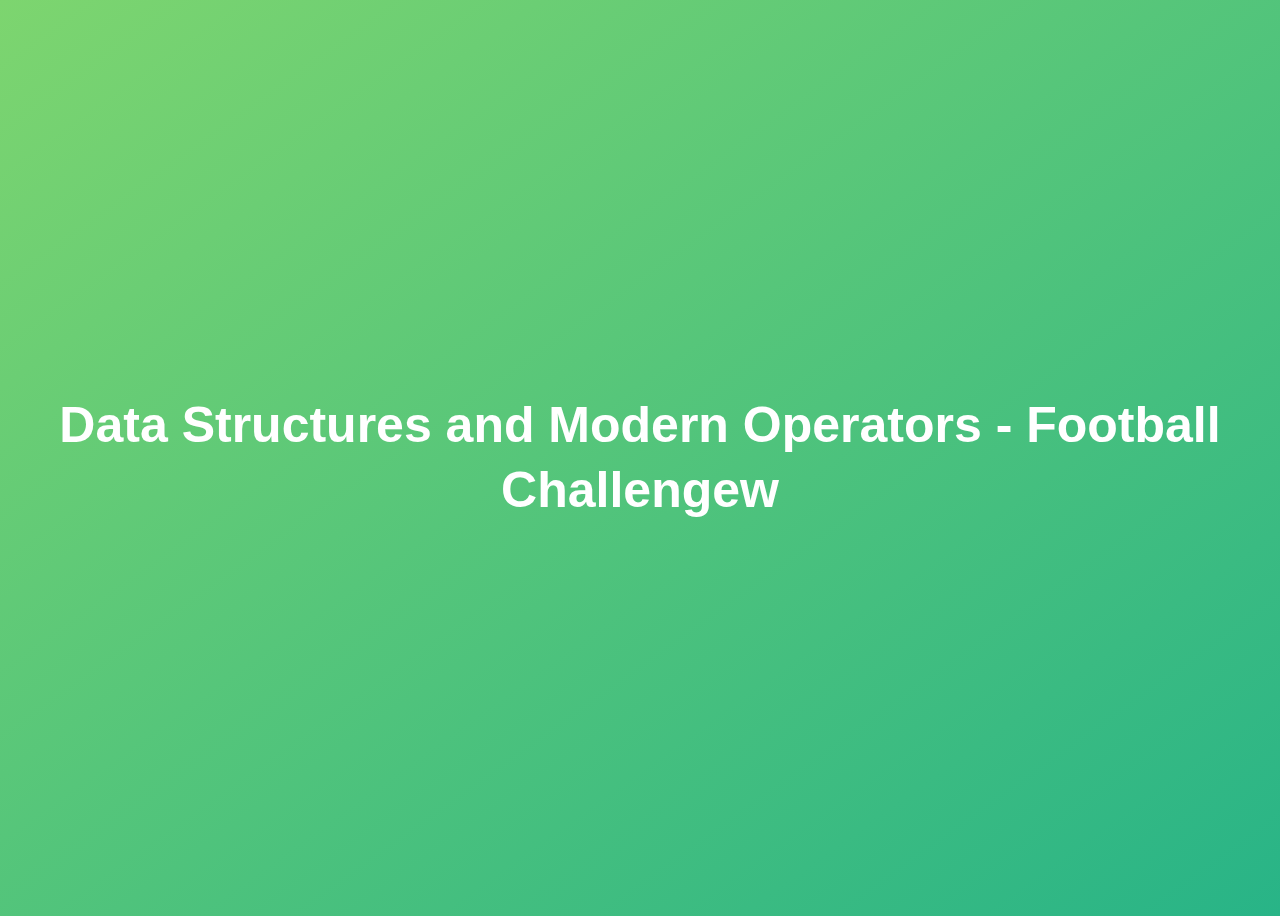
<file: Football/index.html>
<!DOCTYPE html>
<html lang="en">

<head>
    <meta charset="UTF-8" />
    <meta name="viewport" content="width=device-width, initial-scale=1.0" />
    <meta http-equiv="X-UA-Compatible" content="ie=edge" />
    <title>Data Structures and Modern Operators</title>
    <style>
        body {
            height: 100vh;
            display: flex;
            align-items: center;
            background: linear-gradient(to top left, #28b487, #7dd56f);
        }

        h1 {
            font-family: sans-serif;
            font-size: 50px;
            line-height: 1.3;
            width: 100%;
            padding: 30px;
            text-align: center;
            color: white;
        }

        button {
            width: 50px;
            height: 20px;
            margin: 10px;
        }

        textarea {
            width: 300px;
            height: 100px;
        }
    </style>
</head>

<body>
    <h1>Data Structures and Modern Operators - Football Challengew</h1>
    <script src="script.js"></script>
</body>

</html>
</file>
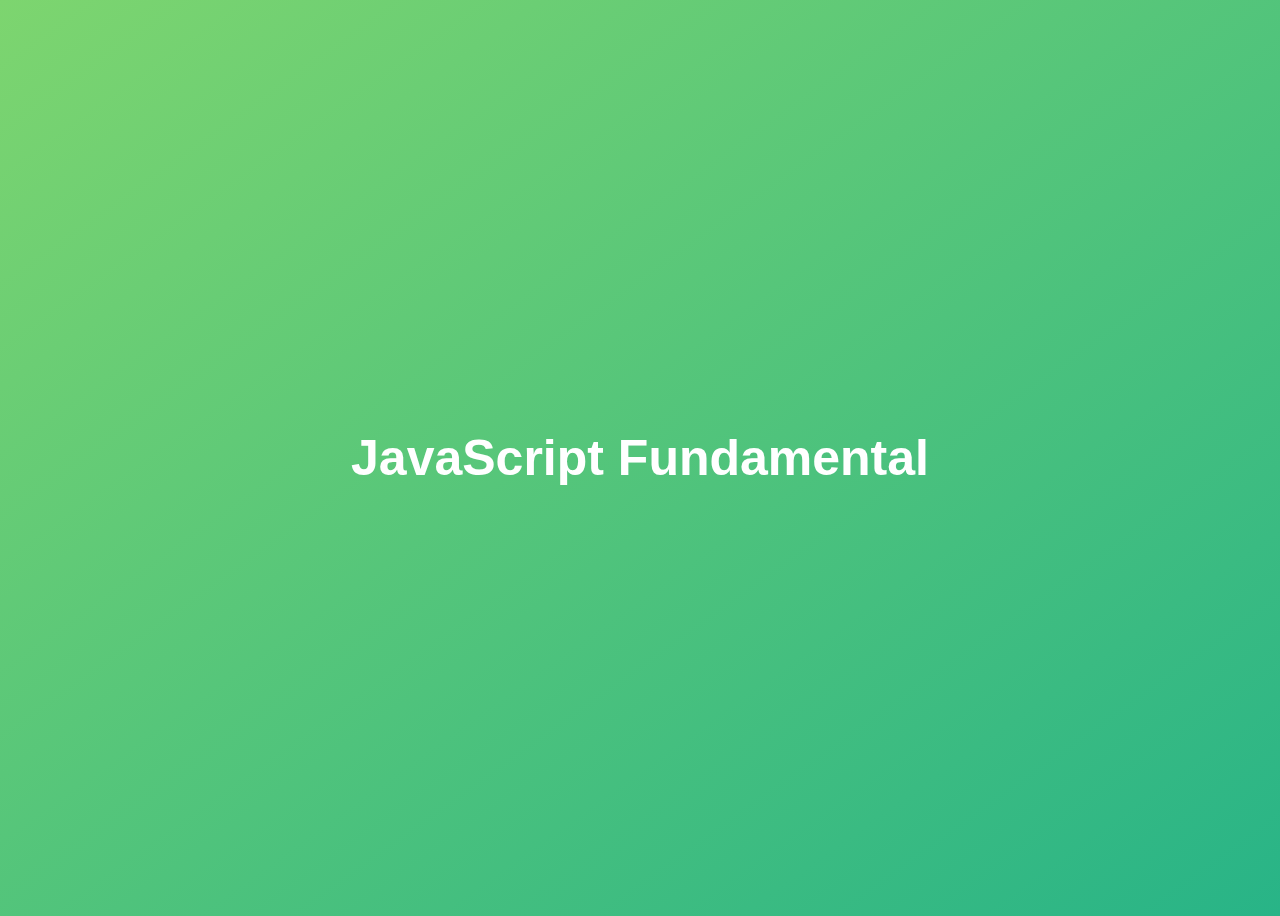
<file: Fundamentals - sandbox/index.html>
<!DOCTYPE html>
<html lang="en">

<head>
    <meta charset="UTF-8" />
    <meta name="viewport" content="width=device-width, initial-scale=1.0" />
    <meta http-equiv="X-UA-Compatible" content="ie=edge" />
    <title>JavaScript Fundamentals – Part 1</title>
    <style>
        body {
            height: 100vh;
            display: flex;
            align-items: center;
            background: linear-gradient(to top left, #28b487, #7dd56f);
        }

        h1 {
            font-family: sans-serif;
            font-size: 50px;
            line-height: 1.3;
            width: 100%;
            padding: 30px;
            text-align: center;
            color: white;
        }
    </style>
</head>

<body>
    <h1>JavaScript Fundamental</h1>
    <script src='script.js'></script>
</body>

</html>
</file>
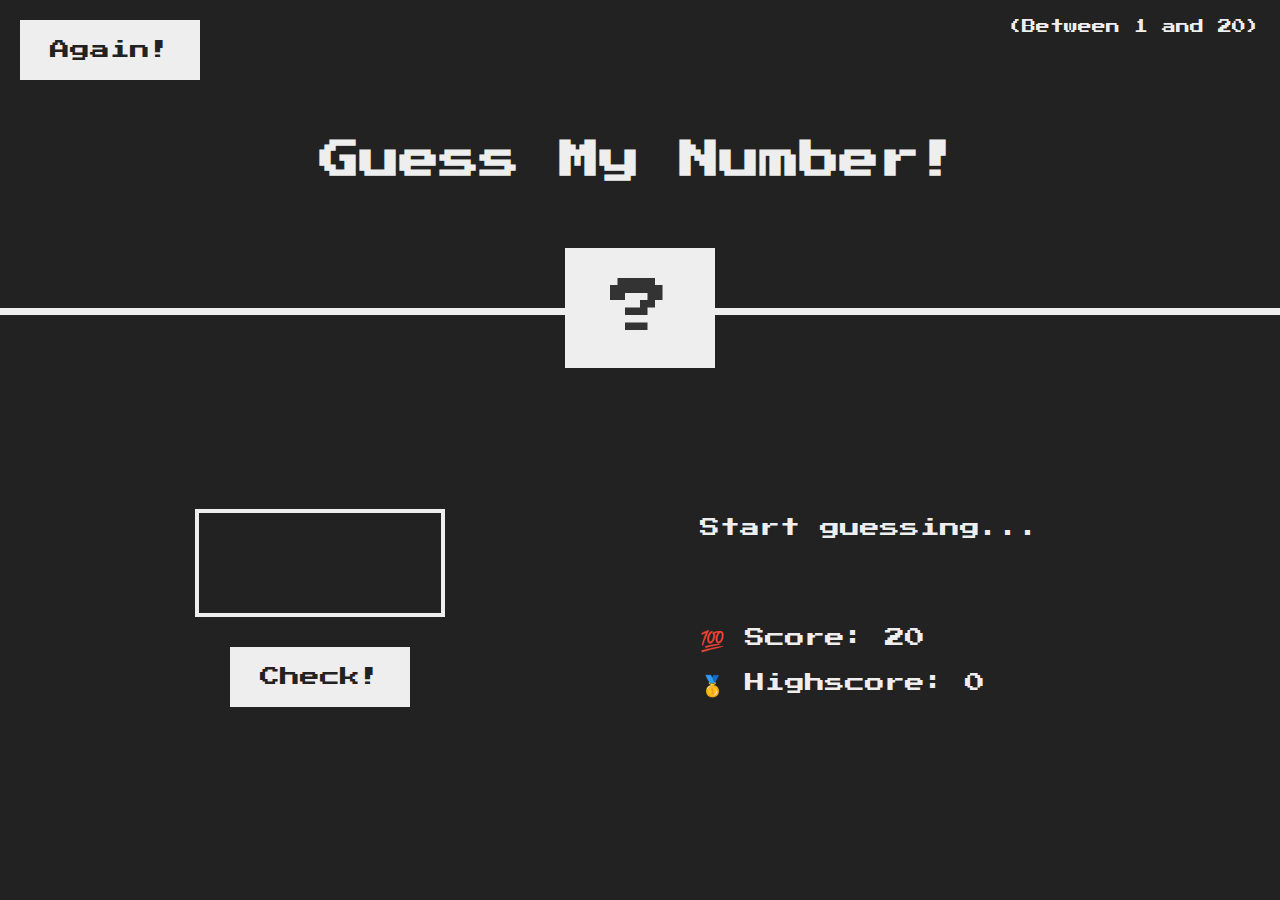
<file: Guess My Number/index.html>
<!DOCTYPE html>
<html lang="en">
  <head>
    <meta charset="UTF-8" />
    <meta name="viewport" content="width=device-width, initial-scale=1.0" />
    <meta http-equiv="X-UA-Compatible" content="ie=edge" />
    <link rel="stylesheet" href="style.css" />
    <title>Guess My Number!</title>
  </head>
  <body>
    <header>
      <h1>Guess My Number!</h1>
      <p class="between">(Between 1 and 20)</p>
      <button class="btn again">Again!</button>
      <div class="number">?</div>
    </header>
    <main>
      <section class="left">
        <input type="number" class="guess" />
        <button class="btn check">Check!</button>
      </section>
      <section class="right">
        <p class="message">Start guessing...</p>
        <p class="label-score">💯 Score: <span class="score">20</span></p>
        <p class="label-highscore">
          🥇 Highscore: <span class="highscore">0</span>
        </p>
      </section>
    </main>
    <script src="script.js"></script>
  </body>
</html>
</file>
<file: style.css>
/* The page is NOT responsive. You can implement responsiveness yourself if you wanna have some fun 😃 */

:root {
  --color-primary: #5ec576;
  --color-secondary: #ffcb03;
  --color-tertiary: #ff585f;
  --color-primary-darker: #4bbb7d;
  --color-secondary-darker: #ffbb00;
  --color-tertiary-darker: #fd424b;
  --color-primary-opacity: #5ec5763a;
  --color-secondary-opacity: #ffcd0331;
  --color-tertiary-opacity: #ff58602d;
  --gradient-primary: linear-gradient(to top left, #39b385, #9be15d);
  --gradient-secondary: linear-gradient(to top left, #ffb003, #ffcb03);
}

* {
  margin: 0;
  padding: 0;
  box-sizing: inherit;
}

html {
  font-size: 62.5%;
  box-sizing: border-box;
}

body {
  font-family: 'Poppins', sans-serif;
  font-weight: 300;
  color: #444;
  line-height: 1.9;
  background-color: #f3f3f3;
}

/* GENERAL ELEMENTS */
.section {
  padding: 15rem 3rem;
  border-top: 1px solid #ddd;

  transition: transform 1s, opacity 1s;
}

.section--hidden {
  opacity: 0;
  transform: translateY(18rem);
}

.section__title {
  max-width: 80rem;
  margin: 0 auto 8rem auto;
}

.section__description {
  font-size: 1.8rem;
  font-weight: 600;
  text-transform: uppercase;
  color: var(--color-primary);
  margin-bottom: 1rem;
}

.section__header {
  font-size: 4rem;
  line-height: 1.3;
  font-weight: 500;
}

.btn {
  display: inline-block;
  background-color: var(--color-primary);
  font-size: 1.6rem;
  font-family: inherit;
  font-weight: 500;
  border: none;
  padding: 1.25rem 4.5rem;
  border-radius: 10rem;
  cursor: pointer;
  transition: all 0.3s;
}

.btn:hover {
  background-color: var(--color-primary-darker);
}

.btn--text {
  display: inline-block;
  background: none;
  font-size: 1.7rem;
  font-family: inherit;
  font-weight: 500;
  color: var(--color-primary);
  border: none;
  border-bottom: 1px solid currentColor;
  padding-bottom: 2px;
  cursor: pointer;
  transition: all 0.3s;
}

p {
  color: #666;
}

/* This is BAD for accessibility! Don't do in the real world! */
button:focus {
  outline: none;
}

img {
  transition: filter 0.5s;
}

.lazy-img {
  filter: blur(20px);
}

/* NAVIGATION */
.nav {
  display: flex;
  justify-content: space-between;
  align-items: center;
  height: 9rem;
  width: 100%;
  padding: 0 6rem;
  z-index: 100;
}

/* nav and stickly class at the same time */
.nav.sticky {
  position: fixed;
  background-color: rgba(255, 255, 255, 0.95);
}

.nav__logo {
  height: 4.5rem;
  transition: all 0.3s;
}

.nav__links {
  display: flex;
  align-items: center;
  list-style: none;
}

.nav__item {
  margin-left: 4rem;
}

.nav__link:link,
.nav__link:visited {
  font-size: 1.7rem;
  font-weight: 400;
  color: inherit;
  text-decoration: none;
  display: block;
  transition: all 0.3s;
}

.nav__link--btn:link,
.nav__link--btn:visited {
  padding: 0.8rem 2.5rem;
  border-radius: 3rem;
  background-color: var(--color-primary);
  color: #222;
}

.nav__link--btn:hover,
.nav__link--btn:active {
  color: inherit;
  background-color: var(--color-primary-darker);
  color: #333;
}

/* HEADER */
.header {
  padding: 0 3rem;
  height: 100vh;
  display: flex;
  flex-direction: column;
  align-items: center;
}

.header__title {
  flex: 1;

  max-width: 115rem;
  display: grid;
  grid-template-columns: 3fr 2fr;
  row-gap: 3rem;
  align-content: center;
  justify-content: center;

  align-items: start;
  justify-items: start;
}

h1 {
  font-size: 5.5rem;
  line-height: 1.35;
}

h4 {
  font-size: 2.4rem;
  font-weight: 500;
}

.header__img {
  width: 100%;
  grid-column: 2 / 3;
  grid-row: 1 / span 4;
  transform: translateY(-6rem);
}

.highlight {
  position: relative;
}

.highlight::after {
  display: block;
  content: '';
  position: absolute;
  bottom: 0;
  left: 0;
  height: 100%;
  width: 100%;
  z-index: -1;
  opacity: 0.7;
  transform: scale(1.07, 1.05) skewX(-15deg);
  background-image: var(--gradient-primary);
}

/* FEATURES */
.features {
  display: grid;
  grid-template-columns: 1fr 1fr;
  gap: 4rem;
  margin: 0 12rem;
}

.features__img {
  width: 100%;
}

.features__feature {
  align-self: center;
  justify-self: center;
  width: 70%;
  font-size: 1.5rem;
}

.features__icon {
  display: flex;
  align-items: center;
  justify-content: center;
  background-color: var(--color-primary-opacity);
  height: 5.5rem;
  width: 5.5rem;
  border-radius: 50%;
  margin-bottom: 2rem;
}

.features__icon svg {
  height: 2.5rem;
  width: 2.5rem;
  fill: var(--color-primary);
}

.features__header {
  font-size: 2rem;
  margin-bottom: 1rem;
}

/* OPERATIONS */
.operations {
  max-width: 100rem;
  margin: 12rem auto 0 auto;

  background-color: #fff;
}

.operations__tab-container {
  display: flex;
  justify-content: center;
}

.operations__tab {
  margin-right: 2.5rem;
  transform: translateY(-50%);
}

.operations__tab span {
  margin-right: 1rem;
  font-weight: 600;
  display: inline-block;
}

.operations__tab--1 {
  background-color: var(--color-secondary);
}

.operations__tab--1:hover {
  background-color: var(--color-secondary-darker);
}

.operations__tab--3 {
  background-color: var(--color-tertiary);
  margin: 0;
}

.operations__tab--3:hover {
  background-color: var(--color-tertiary-darker);
}

.operations__tab--active {
  transform: translateY(-66%);
}

.operations__content {
  display: none;

  /* JUST PRESENTATIONAL */
  font-size: 1.7rem;
  padding: 2.5rem 7rem 6.5rem 7rem;
}

.operations__content--active {
  display: grid;
  grid-template-columns: 7rem 1fr;
  column-gap: 3rem;
  row-gap: 0.5rem;
}

.operations__header {
  font-size: 2.25rem;
  font-weight: 500;
  align-self: center;
}

.operations__icon {
  display: flex;
  align-items: center;
  justify-content: center;
  height: 7rem;
  width: 7rem;
  border-radius: 50%;
}

.operations__icon svg {
  height: 2.75rem;
  width: 2.75rem;
}

.operations__content p {
  grid-column: 2;
}

.operations__icon--1 {
  background-color: var(--color-secondary-opacity);
}
.operations__icon--2 {
  background-color: var(--color-primary-opacity);
}
.operations__icon--3 {
  background-color: var(--color-tertiary-opacity);
}
.operations__icon--1 svg {
  fill: var(--color-secondary-darker);
}
.operations__icon--2 svg {
  fill: var(--color-primary);
}
.operations__icon--3 svg {
  fill: var(--color-tertiary);
}

/* SLIDER */
.slider {
  max-width: 100rem;
  height: 50rem;
  margin: 0 auto;
  position: relative;

  /* IN THE END */
  overflow: hidden;
}

.slide {
  position: absolute;
  top: 0;
  width: 100%;
  height: 50rem;

  display: flex;
  align-items: center;
  justify-content: center;

  /* THIS creates the animation! */
  transition: transform 1s;
}

.slide > img {
  /* Only for images that have different size than slide */
  width: 100%;
  height: 100%;
  object-fit: cover;
}

.slider__btn {
  position: absolute;
  top: 50%;
  z-index: 10;

  border: none;
  background: rgba(255, 255, 255, 0.7);
  font-family: inherit;
  color: #333;
  border-radius: 50%;
  height: 5.5rem;
  width: 5.5rem;
  font-size: 3.25rem;
  cursor: pointer;
}

.slider__btn--left {
  left: 6%;
  transform: translate(-50%, -50%);
}

.slider__btn--right {
  right: 6%;
  transform: translate(50%, -50%);
}

.dots {
  position: absolute;
  bottom: 5%;
  left: 50%;
  transform: translateX(-50%);
  display: flex;
}

.dots__dot {
  border: none;
  background-color: #b9b9b9;
  opacity: 0.7;
  height: 1rem;
  width: 1rem;
  border-radius: 50%;
  margin-right: 1.75rem;
  cursor: pointer;
  transition: all 0.5s;

  /* Only necessary when overlying images */
  /* box-shadow: 0 0.6rem 1.5rem rgba(0, 0, 0, 0.7); */
}

.dots__dot:last-child {
  margin: 0;
}

.dots__dot--active {
  /* background-color: #fff; */
  background-color: #888;
  opacity: 1;
}

/* TESTIMONIALS */
.testimonial {
  width: 65%;
  position: relative;
}

.testimonial::before {
  content: '\201C';
  position: absolute;
  top: -5.7rem;
  left: -6.8rem;
  line-height: 1;
  font-size: 20rem;
  font-family: inherit;
  color: var(--color-primary);
  z-index: -1;
}

.testimonial__header {
  font-size: 2.25rem;
  font-weight: 500;
  margin-bottom: 1.5rem;
}

.testimonial__text {
  font-size: 1.7rem;
  margin-bottom: 3.5rem;
  color: #666;
}

.testimonial__author {
  margin-left: 3rem;
  font-style: normal;

  display: grid;
  grid-template-columns: 6.5rem 1fr;
  column-gap: 2rem;
}

.testimonial__photo {
  grid-row: 1 / span 2;
  width: 6.5rem;
  border-radius: 50%;
}

.testimonial__name {
  font-size: 1.7rem;
  font-weight: 500;
  align-self: end;
  margin: 0;
}

.testimonial__location {
  font-size: 1.5rem;
}

.section__title--testimonials {
  margin-bottom: 4rem;
}

/* SIGNUP */
.section--sign-up {
  background-color: #37383d;
  border-top: none;
  border-bottom: 1px solid #444;
  text-align: center;
  padding: 10rem 3rem;
}

.section--sign-up .section__header {
  color: #fff;
  text-align: center;
}

.section--sign-up .section__title {
  margin-bottom: 6rem;
}

.section--sign-up .btn {
  font-size: 1.9rem;
  padding: 2rem 5rem;
}

/* FOOTER */
.footer {
  padding: 10rem 3rem;
  background-color: #37383d;
}

.footer__nav {
  list-style: none;
  display: flex;
  justify-content: center;
  margin-bottom: 5rem;
}

.footer__item {
  margin-right: 4rem;
}

.footer__link {
  font-size: 1.6rem;
  color: #eee;
  text-decoration: none;
}

.footer__logo {
  height: 5rem;
  display: block;
  margin: 0 auto;
  margin-bottom: 5rem;
}

.footer__copyright {
  font-size: 1.4rem;
  color: #aaa;
  text-align: center;
}

.footer__copyright .footer__link {
  font-size: 1.4rem;
}

/* MODAL WINDOW */
.modal {
  position: fixed;
  top: 50%;
  left: 50%;
  transform: translate(-50%, -50%);
  max-width: 60rem;
  background-color: #f3f3f3;
  padding: 5rem 6rem;
  box-shadow: 0 4rem 6rem rgba(0, 0, 0, 0.3);
  z-index: 1000;
  transition: all 0.5s;
}

.overlay {
  position: fixed;
  top: 0;
  left: 0;
  width: 100%;
  height: 100%;
  background-color: rgba(0, 0, 0, 0.5);
  backdrop-filter: blur(4px);
  z-index: 100;
  transition: all 0.5s;
}

.modal__header {
  font-size: 3.25rem;
  margin-bottom: 4.5rem;
  line-height: 1.5;
}

.modal__form {
  margin: 0 3rem;
  display: grid;
  grid-template-columns: 1fr 2fr;
  align-items: center;
  gap: 2.5rem;
}

.modal__form label {
  font-size: 1.7rem;
  font-weight: 500;
}

.modal__form input {
  font-size: 1.7rem;
  padding: 1rem 1.5rem;
  border: 1px solid #ddd;
  border-radius: 0.5rem;
}

.modal__form button {
  grid-column: 1 / span 2;
  justify-self: center;
  margin-top: 1rem;
}

.btn--close-modal {
  font-family: inherit;
  color: inherit;
  position: absolute;
  top: 0.5rem;
  right: 2rem;
  font-size: 4rem;
  cursor: pointer;
  border: none;
  background: none;
}

.hidden {
  visibility: hidden;
  opacity: 0;
}

/* COOKIE MESSAGE */
.cookie-message {
  display: flex;
  align-items: center;
  justify-content: space-evenly;
  width: 100%;
  background-color: white;
  color: #bbb;
  font-size: 1.5rem;
  font-weight: 400;
}
</file>
<file: 11-Arrays-Bankist/style.css>
/*
 * Use this CSS to learn some intersting techniques,
 * in case you're wondering how I built the UI.
 * Have fun! 😁
 */

* {
  margin: 0;
  padding: 0;
  box-sizing: inherit;
}

html {
  font-size: 62.5%;
  box-sizing: border-box;
}

body {
  font-family: "Poppins", sans-serif;
  color: #444;
  background-color: #f3f3f3;
  height: 100vh;
  padding: 2rem;
}

nav {
  display: flex;
  justify-content: space-between;
  align-items: center;
  padding: 0 2rem;
}

.welcome {
  font-size: 1.9rem;
  font-weight: 500;
}

.logo {
  height: 5.25rem;
}

.login {
  display: flex;
}

.login__input {
  border: none;
  padding: 0.5rem 2rem;
  font-size: 1.6rem;
  font-family: inherit;
  text-align: center;
  width: 12rem;
  border-radius: 10rem;
  margin-right: 1rem;
  color: inherit;
  border: 1px solid #fff;
  transition: all 0.3s;
}

.login__input:focus {
  outline: none;
  border: 1px solid #ccc;
}

.login__input::placeholder {
  color: #bbb;
}

.login__btn {
  border: none;
  background: none;
  font-size: 2.2rem;
  color: inherit;
  cursor: pointer;
  transition: all 0.3s;
}

.login__btn:hover,
.login__btn:focus,
.btn--sort:hover,
.btn--sort:focus {
  outline: none;
  color: #777;
}

/* MAIN */
.app {
  position: relative;
  max-width: 100rem;
  margin: 4rem auto;
  display: grid;
  grid-template-columns: 4fr 3fr;
  grid-template-rows: auto repeat(3, 15rem) auto;
  gap: 2rem;

  /* NOTE This creates the fade in/out anumation */
  opacity: 0;
  transition: all 1s;
}

.balance {
  grid-column: 1 / span 2;
  display: flex;
  align-items: flex-end;
  justify-content: space-between;
  margin-bottom: 2rem;
}

.balance__label {
  font-size: 2.2rem;
  font-weight: 500;
  margin-bottom: -0.2rem;
}

.balance__date {
  font-size: 1.4rem;
  color: #888;
}

.balance__value {
  font-size: 4.5rem;
  font-weight: 400;
}

/* MOVEMENTS */
.movements {
  grid-row: 2 / span 3;
  background-color: #fff;
  border-radius: 1rem;
  overflow: scroll;
}

.movements__row {
  padding: 2.25rem 4rem;
  display: flex;
  align-items: center;
  border-bottom: 1px solid #eee;
}

.movements__type {
  font-size: 1.1rem;
  text-transform: uppercase;
  font-weight: 500;
  color: #fff;
  padding: 0.1rem 1rem;
  border-radius: 10rem;
  margin-right: 2rem;
}

.movements__date {
  font-size: 1.1rem;
  text-transform: uppercase;
  font-weight: 500;
  color: #666;
}

.movements__type--deposit {
  background-image: linear-gradient(to top left, #39b385, #9be15d);
}

.movements__type--withdrawal {
  background-image: linear-gradient(to top left, #e52a5a, #ff585f);
}

.movements__value {
  font-size: 1.7rem;
  margin-left: auto;
}

/* SUMMARY */
.summary {
  grid-row: 5 / 6;
  display: flex;
  align-items: baseline;
  padding: 0 0.3rem;
  margin-top: 1rem;
}

.summary__label {
  font-size: 1.2rem;
  font-weight: 500;
  text-transform: uppercase;
  margin-right: 0.8rem;
}

.summary__value {
  font-size: 2.2rem;
  margin-right: 2.5rem;
}

.summary__value--in,
.summary__value--interest {
  color: #66c873;
}

.summary__value--out {
  color: #f5465d;
}

.btn--sort {
  margin-left: auto;
  border: none;
  background: none;
  font-size: 1.3rem;
  font-weight: 500;
  cursor: pointer;
}

/* OPERATIONS */
.operation {
  border-radius: 1rem;
  padding: 3rem 4rem;
  color: #333;
}

.operation--transfer {
  background-image: linear-gradient(to top left, #ffb003, #ffcb03);
}

.operation--loan {
  background-image: linear-gradient(to top left, #39b385, #9be15d);
}

.operation--close {
  background-image: linear-gradient(to top left, #e52a5a, #ff585f);
}

h2 {
  margin-bottom: 1.5rem;
  font-size: 1.7rem;
  font-weight: 600;
  color: #333;
}

.form {
  display: grid;
  grid-template-columns: 2.5fr 2.5fr 1fr;
  grid-template-rows: auto auto;
  gap: 0.4rem 1rem;
}

/* Exceptions for interst */
.form.form--loan {
  grid-template-columns: 2.5fr 1fr 2.5fr;
}
.form__label--loan {
  grid-row: 2;
}
/* End exceptions */

.form__input {
  width: 100%;
  border: none;
  background-color: rgba(255, 255, 255, 0.4);
  font-family: inherit;
  font-size: 1.5rem;
  text-align: center;
  color: #333;
  padding: 0.3rem 1rem;
  border-radius: 0.7rem;
  transition: all 0.3s;
}

.form__input:focus {
  outline: none;
  background-color: rgba(255, 255, 255, 0.6);
}

.form__label {
  font-size: 1.3rem;
  text-align: center;
}

.form__btn {
  border: none;
  border-radius: 0.7rem;
  font-size: 1.8rem;
  background-color: #fff;
  cursor: pointer;
  transition: all 0.3s;
}

.form__btn:focus {
  outline: none;
  background-color: rgba(255, 255, 255, 0.8);
}

.logout-timer {
  padding: 0 0.3rem;
  margin-top: 1.9rem;
  text-align: right;
  font-size: 1.25rem;
}

.timer {
  font-weight: 600;
}
</file>
<file: 16-Asynchronous/style.css>
* {
  margin: 0;
  padding: 0;
  box-sizing: inherit;
}

html {
  font-size: 62.5%;
  box-sizing: border-box;
}

body {
  font-family: system-ui;
  color: #555;
  background-color: #f7f7f7;
  min-height: 100vh;

  display: flex;
  align-items: center;
  justify-content: center;
}

.container {
  display: flex;
  flex-flow: column;
  align-items: center;
}

.countries {
  /* margin-bottom: 8rem; */
  display: flex;

  font-size: 2rem;
  opacity: 0;
  transition: opacity 1s;
}

.country {
  background-color: #fff;
  box-shadow: 0 2rem 5rem 1rem rgba(0, 0, 0, 0.1);
  font-size: 1.8rem;
  width: 30rem;
  border-radius: 0.7rem;
  margin: 0 3rem;
  /* overflow: hidden; */
}

.neighbour::before {
  content: 'Neighbour country';
  width: 100%;
  position: absolute;
  top: -4rem;

  text-align: center;
  font-size: 1.8rem;
  font-weight: 600;
  text-transform: uppercase;
  color: #888;
}

.neighbour {
  transform: scale(0.8) translateY(1rem);
  margin-left: 0;
}

.country__img {
  width: 30rem;
  height: 17rem;
  object-fit: cover;
  background-color: #eee;
  border-top-left-radius: 0.7rem;
  border-top-right-radius: 0.7rem;
}

.country__data {
  padding: 2.5rem 3.75rem 3rem 3.75rem;
}

.country__name {
  font-size: 2.7rem;
  margin-bottom: 0.7rem;
}

.country__region {
  font-size: 1.4rem;
  margin-bottom: 2.5rem;
  text-transform: uppercase;
  color: #888;
}

.country__row:not(:last-child) {
  margin-bottom: 1rem;
}

.country__row span {
  display: inline-block;
  margin-right: 2rem;
  font-size: 2.4rem;
}

.btn-country {
  border: none;
  font-size: 2rem;
  padding: 2rem 5rem;
  border-radius: 0.7rem;
  color: white;
  background-color: orangered;
  cursor: pointer;
}

.images {
  display: flex;
}

.images img {
  display: block;
  width: 80rem;
  margin: 4rem;
}

.images img.parallel {
  width: 40rem;
  margin: 2rem;
  border: 3rem solid white;
  box-shadow: 0 2rem 5rem 1rem rgba(0, 0, 0, 0.1);
}
</file>
<file: Guess My Number/style.css>
@import url('https://fonts.googleapis.com/css?family=Press+Start+2P&display=swap');

* {
  margin: 0;
  padding: 0;
  box-sizing: inherit;
}

html {
  font-size: 62.5%;
  box-sizing: border-box;
}

body {
  font-family: 'Press Start 2P', sans-serif;
  color: #eee;
  background-color: #222;
  /* background-color: #60b347; */
}

/* LAYOUT */
header {
  position: relative;
  height: 35vh;
  border-bottom: 7px solid #eee;
}

main {
  height: 65vh;
  color: #eee;
  display: flex;
  align-items: center;
  justify-content: space-around;
}

.left {
  width: 52rem;
  display: flex;
  flex-direction: column;
  align-items: center;
}

.right {
  width: 52rem;
  font-size: 2rem;
}

/* ELEMENTS STYLE */
h1 {
  font-size: 4rem;
  text-align: center;
  position: absolute;
  width: 100%;
  top: 52%;
  left: 50%;
  transform: translate(-50%, -50%);
}

.number {
  background: #eee;
  color: #333;
  font-size: 6rem;
  width: 15rem;
  padding: 3rem 0rem;
  text-align: center;
  position: absolute;
  bottom: 0;
  left: 50%;
  transform: translate(-50%, 50%);
}

.between {
  font-size: 1.4rem;
  position: absolute;
  top: 2rem;
  right: 2rem;
}

.again {
  position: absolute;
  top: 2rem;
  left: 2rem;
}

.guess {
  background: none;
  border: 4px solid #eee;
  font-family: inherit;
  color: inherit;
  font-size: 5rem;
  padding: 2.5rem;
  width: 25rem;
  text-align: center;
  display: block;
  margin-bottom: 3rem;
}

.btn {
  border: none;
  background-color: #eee;
  color: #222;
  font-size: 2rem;
  font-family: inherit;
  padding: 2rem 3rem;
  cursor: pointer;
}

.btn:hover {
  background-color: #ccc;
}

.message {
  margin-bottom: 8rem;
  height: 3rem;
}

.label-score {
  margin-bottom: 2rem;
}
</file>
